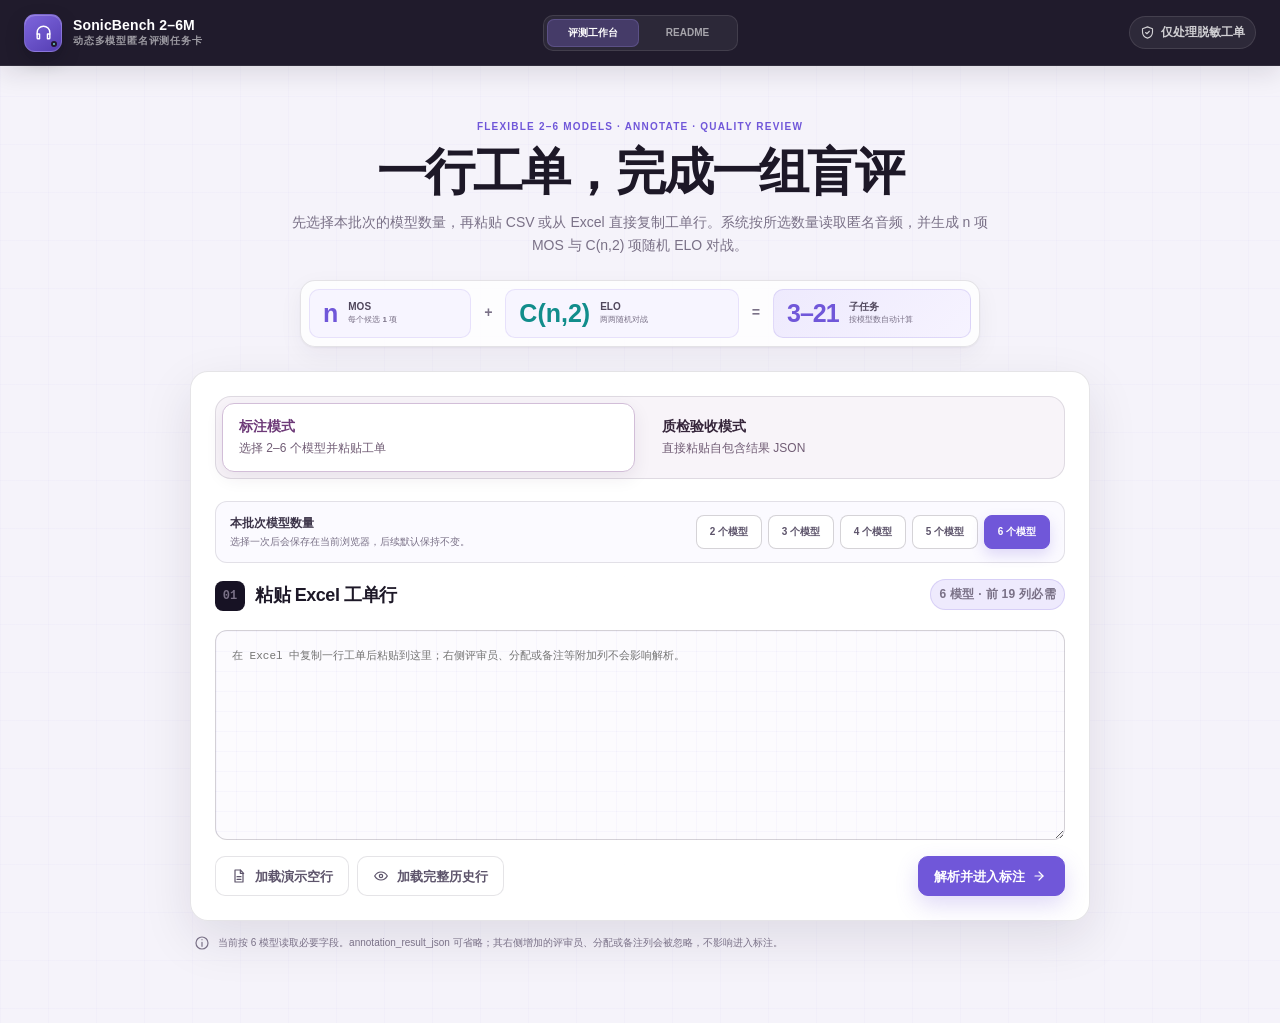
<file: index.html>
<!doctype html>
<html lang="zh-CN">
<head>
  <meta charset="utf-8">
  <meta name="viewport" content="width=device-width, initial-scale=1">
  <meta name="color-scheme" content="light">
  <title>SonicBench Lite · 2–6 模型动态盲评任务卡</title>
  <link rel="stylesheet" href="styles.css?v=20260824-dual-result">
</head>
<body class="review-body">
  <div id="review-app"></div>
  <div id="toast-region" class="toast-region" aria-live="polite" aria-atomic="true"></div>
  <script src="shared-data.js?v=20260824-50k-limit"></script>
  <script src="utils.js?v=20260827-context-compat"></script>
  <script src="ui.js"></script>
  <script src="review-tool.js?v=20260904-optional-other-note"></script>
  <!-- Cloudflare Web Analytics --><script type='module' src='https://static.cloudflareinsights.com/beacon.min.js' data-cf-beacon='{"token": "eea4dfe6f095498b8e3ec03c14941504"}'></script><!-- End Cloudflare Web Analytics -->
</body>
</html>
</file>
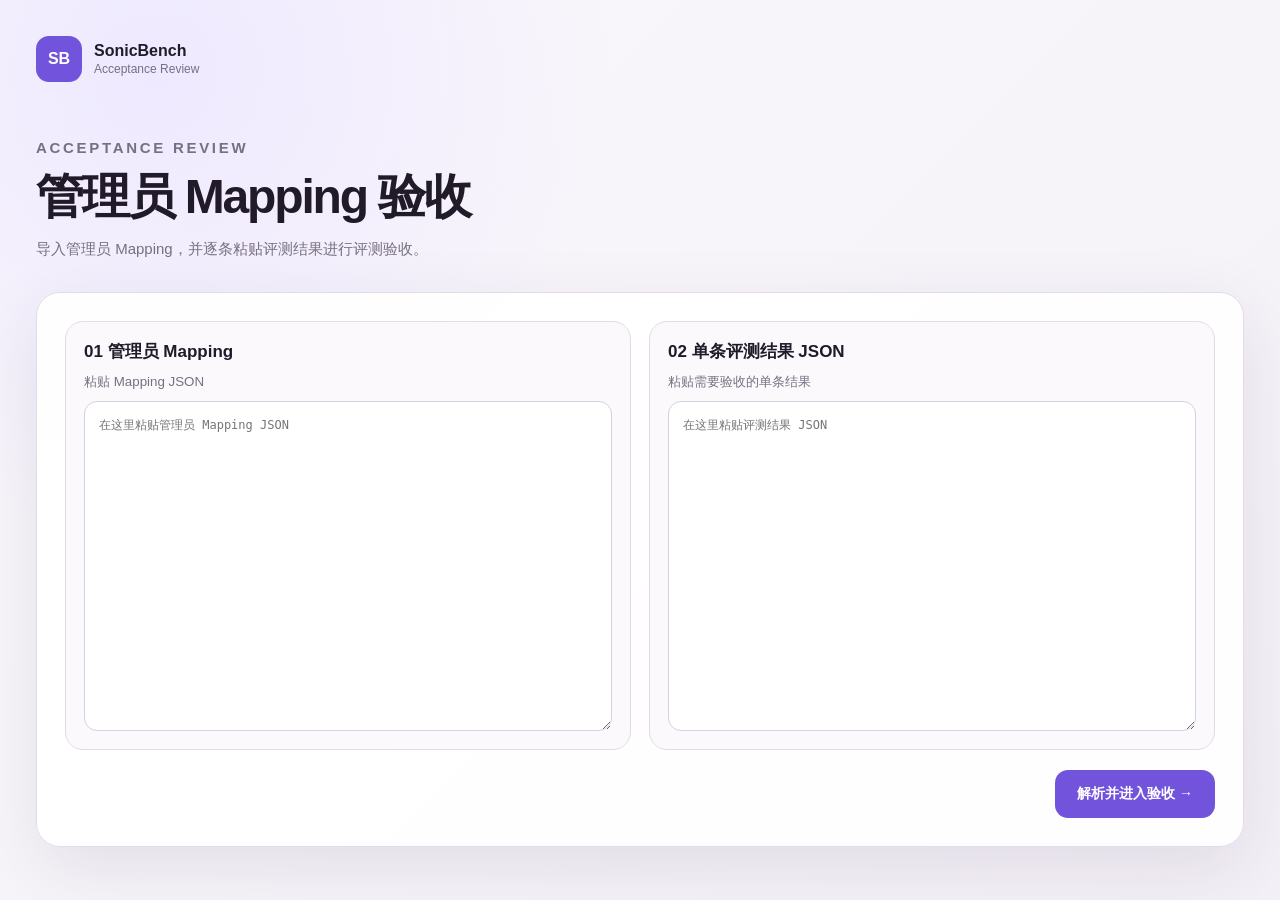
<file: acceptance-viewer.html>
<!doctype html>
<html lang="zh-CN">
<head>
  <meta charset="utf-8">
  <meta name="viewport" content="width=device-width, initial-scale=1">
  <meta name="color-scheme" content="light">
  <meta name="robots" content="noindex,nofollow,noarchive">
  <title>SonicBench · 管理员 Mapping 验收</title>
  <style>
    :root{--ink:#211a29;--muted:#786f82;--line:#e3dce8;--purple:#7253dc;--purple-soft:#f1edff;--red:#b63d4d}*{box-sizing:border-box}body{margin:0;min-height:100vh;padding:36px;color:var(--ink);background:radial-gradient(circle at 12% 8%,#eee9ff 0,transparent 34%),linear-gradient(135deg,#faf8fc,#f4f0f7);font-family:Inter,"PingFang SC","Microsoft YaHei",sans-serif}.shell{width:min(1320px,100%);margin:auto}.brand{display:flex;align-items:center;gap:12px}.mark{width:46px;height:46px;display:grid;place-items:center;border-radius:13px;color:#fff;background:var(--purple);font-weight:900}.brand strong,.brand small{display:block}.brand small{margin-top:2px;color:var(--muted);font-size:12px}.hero{max-width:820px;margin:52px 0 30px}.eyebrow{margin:0;color:var(--purple);font-size:12px;font-weight:900;letter-spacing:.18em}.hero h1{margin:10px 0 12px;font-size:48px;line-height:1.08;letter-spacing:-.045em}.hero p{margin:0;color:var(--muted);font-size:15px;line-height:1.8}.input-card{padding:28px;border:1px solid var(--line);border-radius:24px;background:rgba(255,255,255,.96);box-shadow:0 22px 70px rgba(50,35,65,.1)}.input-grid{display:grid;grid-template-columns:1fr 1fr;gap:18px}.input-panel{display:flex;flex-direction:column;gap:10px;padding:18px;border:1px solid var(--line);border-radius:18px;background:#fbf9fc}.input-panel span{font-size:17px;font-weight:850}.input-panel small{color:var(--muted)}textarea{width:100%;min-height:330px;resize:vertical;padding:14px;border:1px solid #d8d0df;border-radius:13px;color:var(--ink);background:#fff;font:12px/1.6 ui-monospace,SFMono-Regular,Menlo,monospace;outline:none}textarea:focus{border-color:var(--purple);box-shadow:0 0 0 4px rgba(114,83,220,.1)}.actions{display:flex;justify-content:flex-end;margin-top:20px}.primary{min-height:48px;padding:0 22px;border:0;border-radius:13px;color:#fff;background:var(--purple);font-family:inherit;font-size:14px;font-weight:850;cursor:pointer}.primary:hover{filter:brightness(.96)}dialog{width:min(460px,calc(100% - 32px));padding:0;border:0;border-radius:22px;color:var(--ink);box-shadow:0 26px 90px rgba(35,24,46,.28)}dialog::backdrop{background:rgba(28,22,35,.45);backdrop-filter:blur(3px)}.dialog-body{padding:28px}.dialog-badge{display:inline-flex;padding:6px 10px;border-radius:999px;color:var(--red);background:#fff0f2;font-size:12px;font-weight:850}.dialog-body h2{margin:14px 0 8px;font-size:26px}.dialog-body p{margin:0;color:var(--muted);line-height:1.7}.dialog-actions{display:flex;justify-content:flex-end;margin-top:24px}.dialog-actions button{min-height:42px;padding:0 18px;border:0;border-radius:11px;color:#fff;background:var(--purple);font-family:inherit;font-size:13px;font-weight:800;cursor:pointer}@media(max-width:760px){body{padding:22px 14px}.hero{margin:36px 0 22px}.hero h1{font-size:36px}.input-card{padding:16px}.input-grid{grid-template-columns:1fr}textarea{min-height:230px}}
  </style>
</head>
<body>
  <main class="shell">
    <div class="brand"><span class="mark">SB</span><span><strong>SonicBench</strong><small>Acceptance Review</small></span></div>
    <section class="hero"><p class="eyebrow">ACCEPTANCE REVIEW</p><h1>管理员 Mapping 验收</h1><p>导入管理员 Mapping，并逐条粘贴评测结果进行评测验收。</p></section>
    <form id="acceptance-form" class="input-card">
      <div class="input-grid">
        <label class="input-panel"><span>01 管理员 Mapping</span><small>粘贴 Mapping JSON</small><textarea id="mapping-input" required placeholder="在这里粘贴管理员 Mapping JSON"></textarea></label>
        <label class="input-panel"><span>02 单条评测结果 JSON</span><small>粘贴需要验收的单条结果</small><textarea id="result-input" required placeholder="在这里粘贴评测结果 JSON"></textarea></label>
      </div>
      <div class="actions"><button id="load-result" class="primary" type="submit">解析并进入验收 →</button></div>
    </form>
  </main>
  <dialog id="closed-dialog"><div class="dialog-body"><span class="dialog-badge">本轮评测已结束</span><h2>验收解析入口已关闭</h2><p>当前页面不再解析、展示或导出评测结果。</p><div class="dialog-actions"><button id="close-dialog" type="button">我知道了</button></div></div></dialog>
  <script>document.getElementById("acceptance-form").addEventListener("submit",event=>{event.preventDefault();document.getElementById("closed-dialog").showModal()});document.getElementById("close-dialog").addEventListener("click",()=>document.getElementById("closed-dialog").close());</script>
  <!-- Cloudflare Web Analytics --><script type="module" src="https://static.cloudflareinsights.com/beacon.min.js" data-cf-beacon='{"token":"eea4dfe6f095498b8e3ec03c14941504"}'></script><!-- End Cloudflare Web Analytics -->
</body>
</html>
</file>
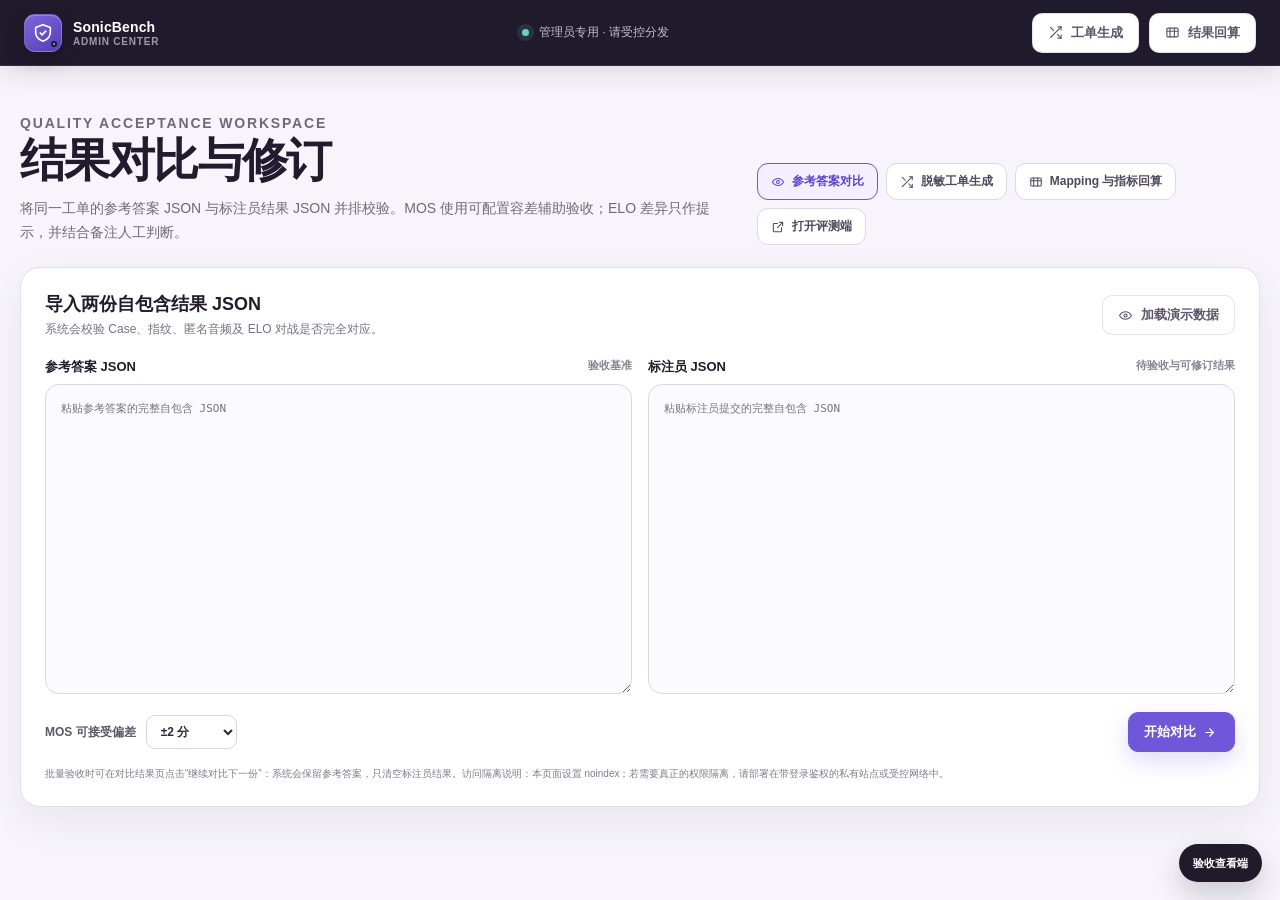
<file: admin-console.html>
<!doctype html>
<html lang="zh-CN">
<head>
  <meta charset="utf-8">
  <meta name="viewport" content="width=device-width, initial-scale=1">
  <meta name="color-scheme" content="light">
  <meta name="robots" content="noindex,nofollow">
  <title>SonicBench Lite · 管理员中心</title>
  <link rel="stylesheet" href="styles.css?v=20260824-admin-dual-result">
  <link rel="stylesheet" href="admin-console.css?v=20260821-stable-audio-validation">
</head>
<body class="admin-body comparison-body">
  <a class="acceptance-viewer-entry" href="acceptance-viewer.html">验收查看端</a>
  <div id="comparison-audio-dock" hidden></div>
  <div id="comparison-app"></div>
  <div id="toast-region" class="toast-region" aria-live="polite" aria-atomic="true"></div>
  <script src="shared-data.js?v=20260824-50k-limit"></script>
  <script src="utils.js?v=20260827-context-compat"></script>
  <script src="ui.js"></script>
  <script src="comparison-tool.js?v=20260827-context-compat"></script>
  <!-- Cloudflare Web Analytics --><script type='module' src='https://static.cloudflareinsights.com/beacon.min.js' data-cf-beacon='{"token": "eea4dfe6f095498b8e3ec03c14941504"}'></script><!-- End Cloudflare Web Analytics -->
</body>
</html>
</file>
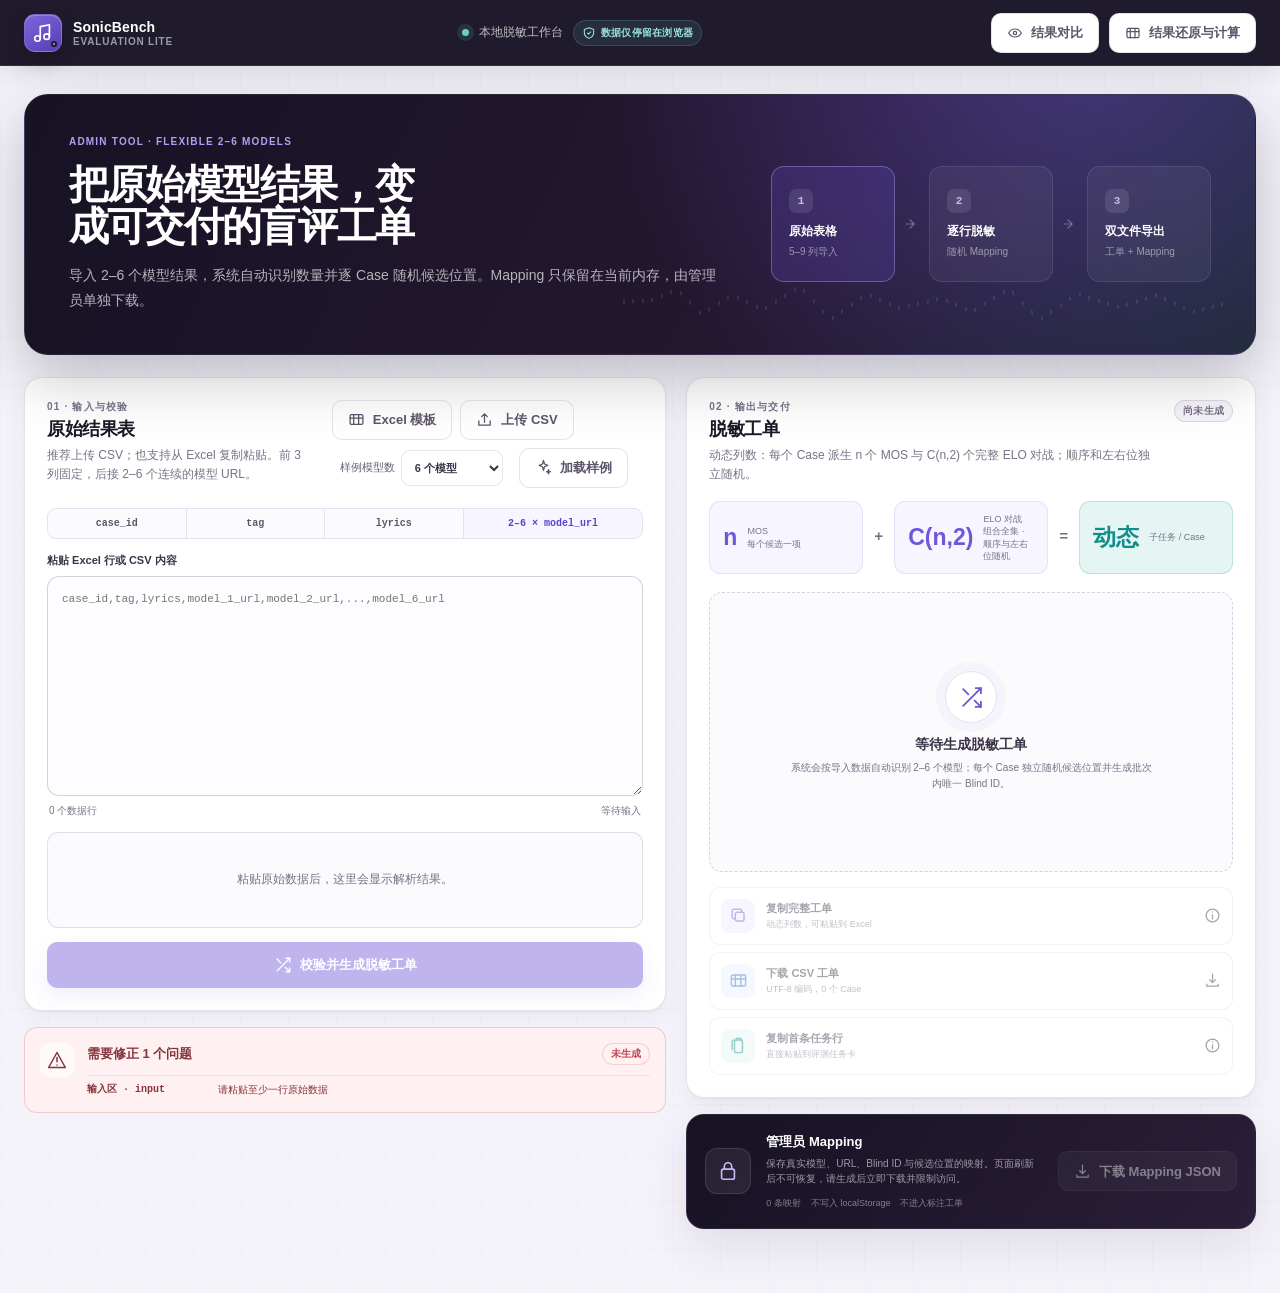
<file: admin.html>
<!doctype html>
<html lang="zh-CN">
<head>
  <meta charset="utf-8">
  <meta name="viewport" content="width=device-width, initial-scale=1">
  <meta name="color-scheme" content="light">
  <meta name="robots" content="noindex,nofollow">
  <title>SonicBench Lite · 2–6 模型动态脱敏工单生成器</title>
  <link rel="stylesheet" href="styles.css?v=20260817-flexible-input-image-report">
</head>
<body class="admin-body">
  <div id="admin-app"></div>
  <div id="toast-region" class="toast-region" aria-live="polite" aria-atomic="true"></div>
  <script src="shared-data.js?v=20260824-dual-result"></script>
  <script src="admin-data.js"></script>
  <script src="utils.js?v=20260827-context-compat"></script>
  <script src="ui.js"></script>
  <script src="admin-tool.js?v=20260827-context-compat"></script>
  <!-- Cloudflare Web Analytics --><script type='module' src='https://static.cloudflareinsights.com/beacon.min.js' data-cf-beacon='{"token": "eea4dfe6f095498b8e3ec03c14941504"}'></script><!-- End Cloudflare Web Analytics -->
</body>
</html>
</file>
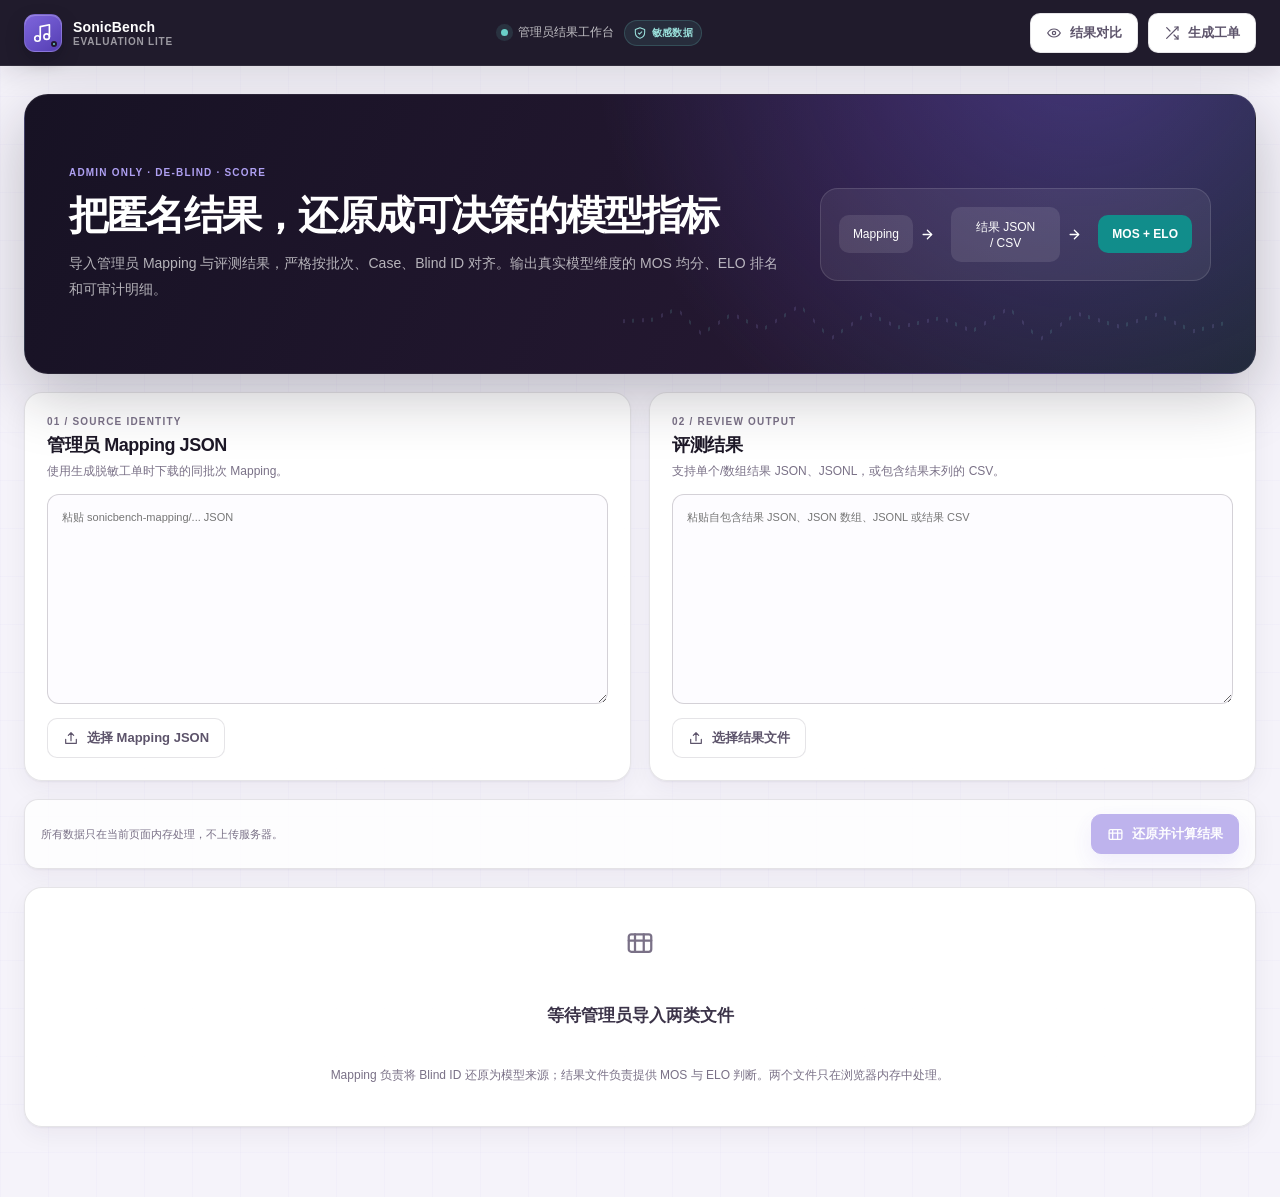
<file: aggregation.html>
<!doctype html>
<html lang="zh-CN">
<head>
  <meta charset="utf-8">
  <meta name="viewport" content="width=device-width, initial-scale=1">
  <meta name="color-scheme" content="light">
  <meta name="robots" content="noindex,nofollow">
  <title>SonicBench Lite · 结果还原与计算</title>
  <link rel="stylesheet" href="styles.css?v=20260817-flexible-input-image-report">
</head>
<body class="admin-body aggregate-body">
  <div id="aggregate-app"></div>
  <div id="toast-region" class="toast-region" aria-live="polite" aria-atomic="true"></div>
  <script src="shared-data.js?v=20260824-dual-result"></script>
  <script src="utils.js"></script>
  <script src="ui.js"></script>
  <script src="aggregation-tool.js?v=20260824-dual-result"></script>
  <!-- Cloudflare Web Analytics --><script type='module' src='https://static.cloudflareinsights.com/beacon.min.js' data-cf-beacon='{"token": "eea4dfe6f095498b8e3ec03c14941504"}'></script><!-- End Cloudflare Web Analytics -->
</body>
</html>
</file>
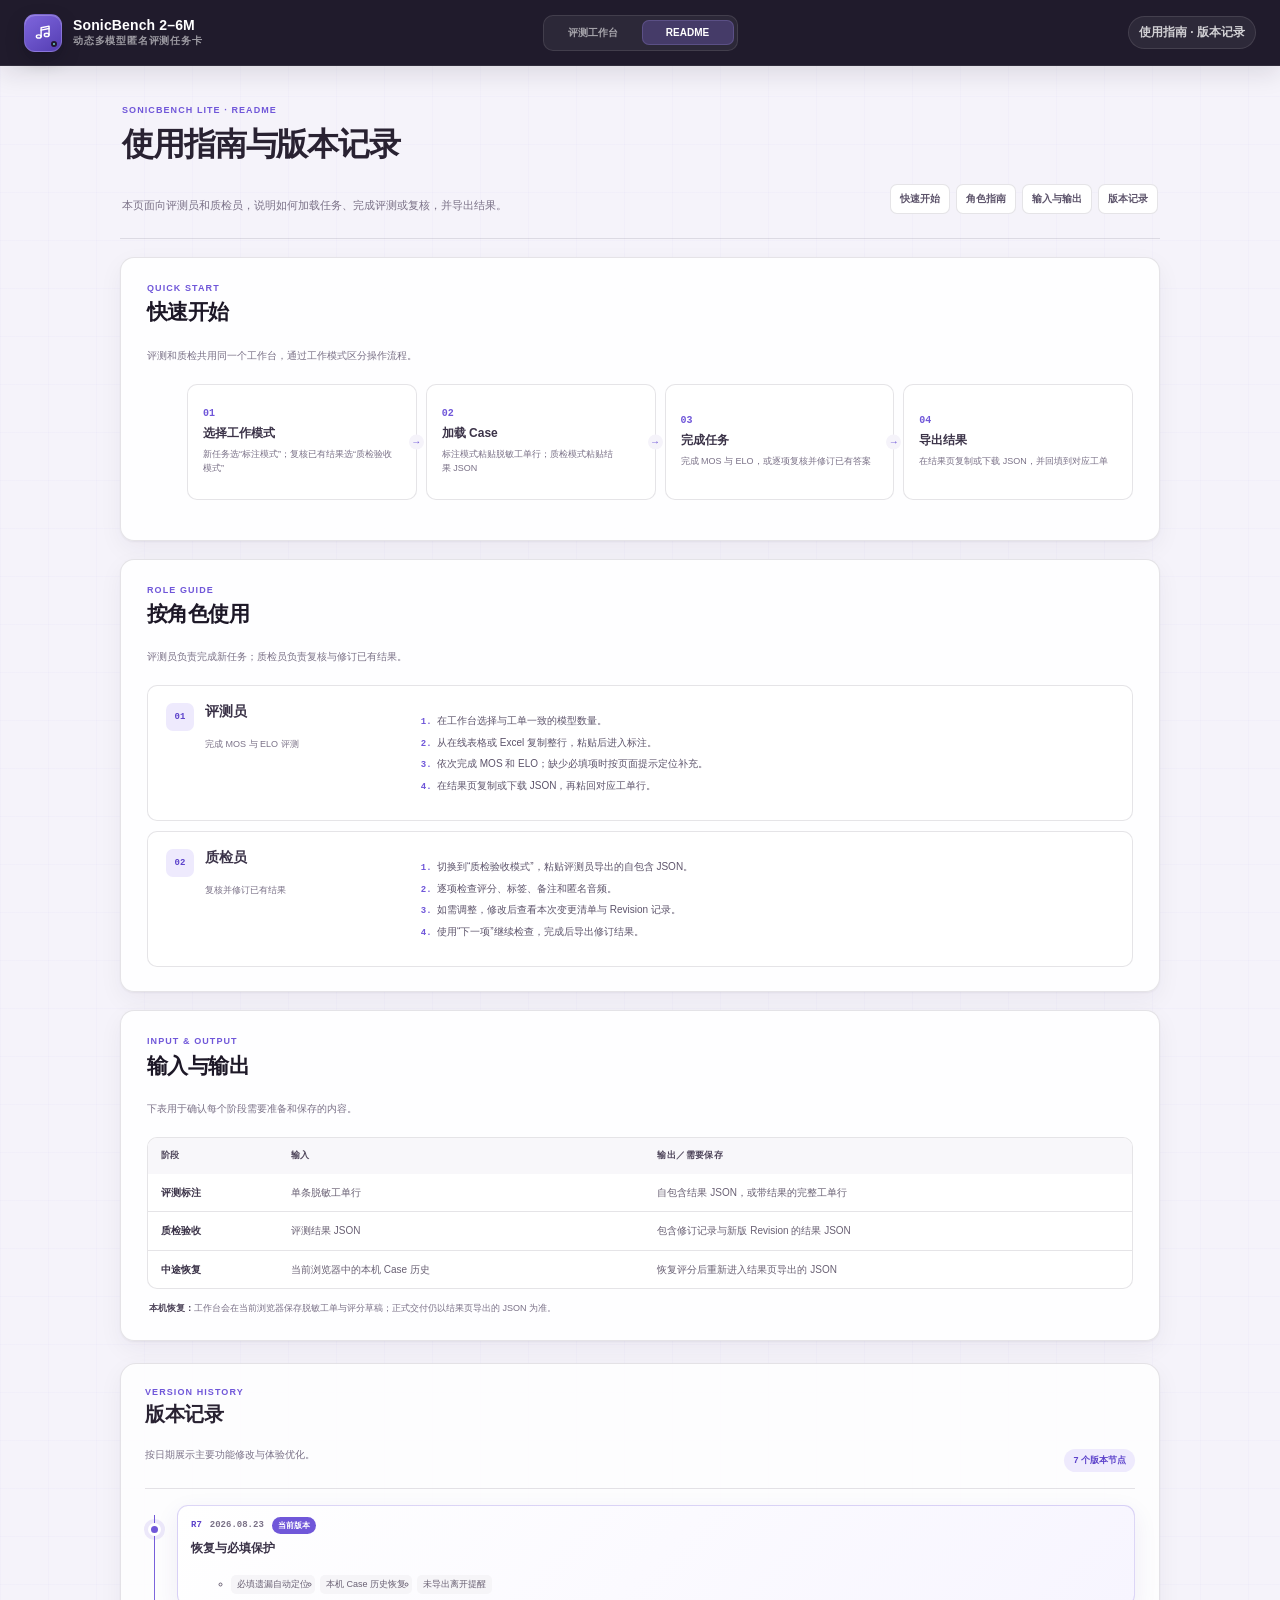
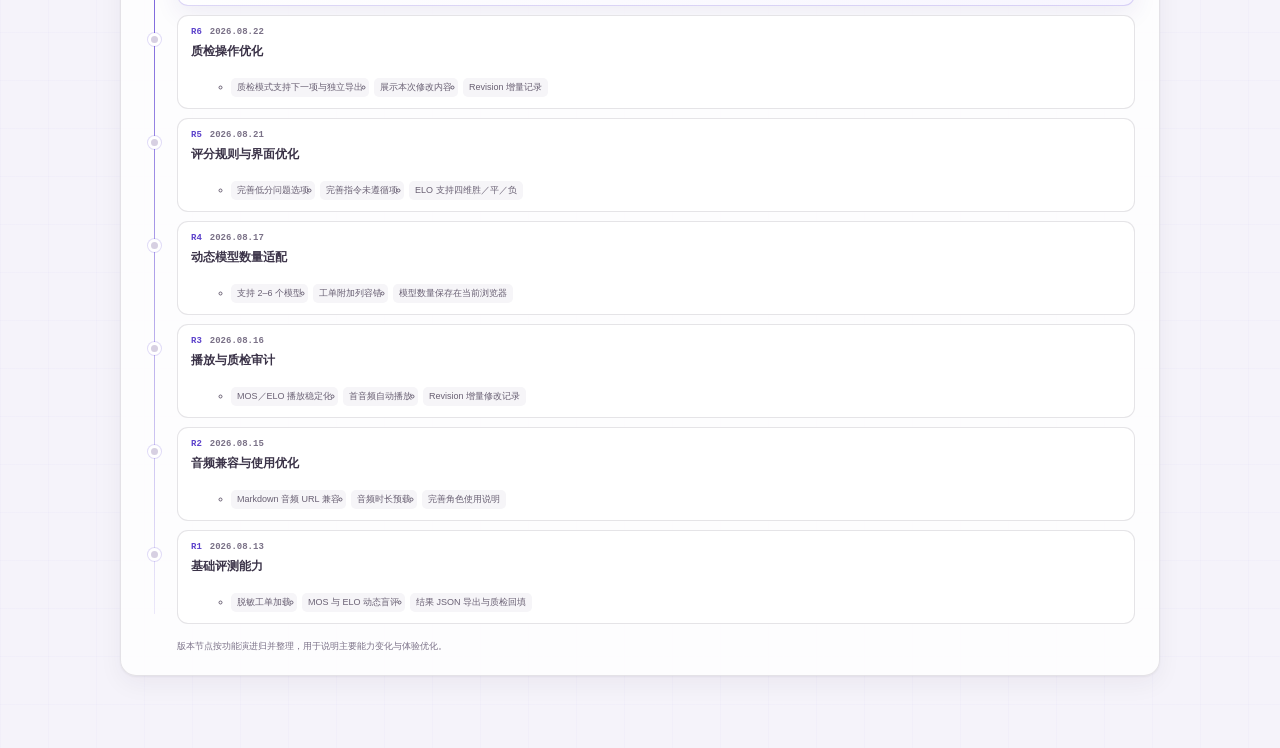
<file: readme.html>
<!doctype html>
<html lang="zh-CN">
<head>
  <meta charset="utf-8">
  <meta name="viewport" content="width=device-width, initial-scale=1">
  <meta name="color-scheme" content="light">
  <meta name="description" content="SonicBench Lite 评测员与质检员使用指南、输入输出说明及版本记录。">
  <title>SonicBench Lite · README 与版本记录</title>
  <link rel="stylesheet" href="styles.css?v=20260823-guide-v2">
</head>
<body class="readme-body">
  <div class="readme-shell">
    <header class="review-topbar">
      <a class="review-brand" href="./index.html" aria-label="返回 SonicBench Lite 评测工作台">
        <span class="brand-symbol" aria-hidden="true"><svg viewBox="0 0 24 24" width="19" height="19" fill="none" stroke="currentColor" stroke-width="1.8" stroke-linecap="round" stroke-linejoin="round"><path d="M9 17V6l10-2v11"></path><path d="M9 9l10-2"></path><ellipse cx="6" cy="17" rx="3" ry="2"></ellipse><ellipse cx="16" cy="15" rx="3" ry="2"></ellipse></svg></span>
        <span><strong>SonicBench 2–6M</strong><small>动态多模型匿名评测任务卡</small></span>
      </a>
      <nav class="product-tabs" aria-label="产品页面">
        <a href="./index.html">评测工作台</a>
        <a class="is-active" href="./readme.html" aria-current="page">README</a>
      </nav>
      <div class="topbar-actions"><span class="privacy-chip">使用指南 · 版本记录</span></div>
    </header>

    <main class="readme-page">
      <header class="readme-intro">
        <div><span class="eyebrow">SONICBENCH LITE · README</span><h1>使用指南与版本记录</h1><p>本页面向评测员和质检员，说明如何加载任务、完成评测或复核，并导出结果。</p></div>
        <nav class="readme-index" aria-label="README 目录"><a href="#quick-start">快速开始</a><a href="#role-guide">角色指南</a><a href="#data-guide">输入与输出</a><a href="#release-timeline">版本记录</a></nav>
      </header>

      <section class="readme-section" id="quick-start" aria-labelledby="quick-start-title">
        <div class="readme-section-heading"><span class="eyebrow">QUICK START</span><h2 id="quick-start-title">快速开始</h2><p>评测和质检共用同一个工作台，通过工作模式区分操作流程。</p></div>
        <ol class="readme-flow flow-four">
          <li><span>01</span><strong>选择工作模式</strong><small>新任务选“标注模式”；复核已有结果选“质检验收模式”</small></li>
          <li><span>02</span><strong>加载 Case</strong><small>标注模式粘贴脱敏工单行；质检模式粘贴结果 JSON</small></li>
          <li><span>03</span><strong>完成任务</strong><small>完成 MOS 与 ELO，或逐项复核并修订已有答案</small></li>
          <li><span>04</span><strong>导出结果</strong><small>在结果页复制或下载 JSON，并回填到对应工单</small></li>
        </ol>
      </section>

      <section class="readme-section" id="role-guide" aria-labelledby="role-guide-title">
        <div class="readme-section-heading"><span class="eyebrow">ROLE GUIDE</span><h2 id="role-guide-title">按角色使用</h2><p>评测员负责完成新任务；质检员负责复核与修订已有结果。</p></div>
        <div class="role-guide">
          <article>
            <header><span>01</span><div><h3>评测员</h3><p>完成 MOS 与 ELO 评测</p></div></header>
            <ol><li>在工作台选择与工单一致的模型数量。</li><li>从在线表格或 Excel 复制整行，粘贴后进入标注。</li><li>依次完成 MOS 和 ELO；缺少必填项时按页面提示定位补充。</li><li>在结果页复制或下载 JSON，再粘回对应工单行。</li></ol>
          </article>
          <article>
            <header><span>02</span><div><h3>质检员</h3><p>复核并修订已有结果</p></div></header>
            <ol><li>切换到“质检验收模式”，粘贴评测员导出的自包含 JSON。</li><li>逐项检查评分、标签、备注和匿名音频。</li><li>如需调整，修改后查看本次变更清单与 Revision 记录。</li><li>使用“下一项”继续检查，完成后导出修订结果。</li></ol>
          </article>
        </div>
      </section>

      <section class="readme-section" id="data-guide" aria-labelledby="data-guide-title">
        <div class="readme-section-heading"><span class="eyebrow">INPUT &amp; OUTPUT</span><h2 id="data-guide-title">输入与输出</h2><p>下表用于确认每个阶段需要准备和保存的内容。</p></div>
        <div class="readme-table-wrap">
          <table class="readme-table">
            <thead><tr><th>阶段</th><th>输入</th><th>输出／需要保存</th></tr></thead>
            <tbody>
              <tr><th>评测标注</th><td>单条脱敏工单行</td><td>自包含结果 JSON，或带结果的完整工单行</td></tr>
              <tr><th>质检验收</th><td>评测结果 JSON</td><td>包含修订记录与新版 Revision 的结果 JSON</td></tr>
              <tr><th>中途恢复</th><td>当前浏览器中的本机 Case 历史</td><td>恢复评分后重新进入结果页导出的 JSON</td></tr>
            </tbody>
          </table>
        </div>
        <p class="readme-note"><strong>本机恢复：</strong>工作台会在当前浏览器保存脱敏工单与评分草稿；正式交付仍以结果页导出的 JSON 为准。</p>
      </section>

      <section class="release-timeline" id="release-timeline" aria-labelledby="release-timeline-title">
        <div class="release-heading"><div><span class="eyebrow">VERSION HISTORY</span><h2 id="release-timeline-title">版本记录</h2><p>按日期展示主要功能修改与体验优化。</p></div><span>7 个版本节点</span></div>
        <ol class="release-list">
          <li class="release-item is-current"><span class="release-node" aria-hidden="true"></span><article><div class="release-meta"><span>R7</span><time datetime="2026-08-23">2026.08.23</time><em>当前版本</em></div><div class="release-content"><div><h3>恢复与必填保护</h3><ul><li>必填遗漏自动定位</li><li>本机 Case 历史恢复</li><li>未导出离开提醒</li></ul></div></div></article></li>
          <li class="release-item"><span class="release-node" aria-hidden="true"></span><article><div class="release-meta"><span>R6</span><time datetime="2026-08-22">2026.08.22</time></div><div class="release-content"><div><h3>质检操作优化</h3><ul><li>质检模式支持下一项与独立导出</li><li>展示本次修改内容</li><li>Revision 增量记录</li></ul></div></div></article></li>
          <li class="release-item"><span class="release-node" aria-hidden="true"></span><article><div class="release-meta"><span>R5</span><time datetime="2026-08-21">2026.08.21</time></div><div class="release-content"><div><h3>评分规则与界面优化</h3><ul><li>完善低分问题选项</li><li>完善指令未遵循项</li><li>ELO 支持四维胜／平／负</li></ul></div></div></article></li>
          <li class="release-item"><span class="release-node" aria-hidden="true"></span><article><div class="release-meta"><span>R4</span><time datetime="2026-08-17">2026.08.17</time></div><div class="release-content"><div><h3>动态模型数量适配</h3><ul><li>支持 2–6 个模型</li><li>工单附加列容错</li><li>模型数量保存在当前浏览器</li></ul></div></div></article></li>
          <li class="release-item"><span class="release-node" aria-hidden="true"></span><article><div class="release-meta"><span>R3</span><time datetime="2026-08-16">2026.08.16</time></div><div class="release-content"><div><h3>播放与质检审计</h3><ul><li>MOS／ELO 播放稳定化</li><li>首音频自动播放</li><li>Revision 增量修改记录</li></ul></div></div></article></li>
          <li class="release-item"><span class="release-node" aria-hidden="true"></span><article><div class="release-meta"><span>R2</span><time datetime="2026-08-15">2026.08.15</time></div><div class="release-content"><div><h3>音频兼容与使用优化</h3><ul><li>Markdown 音频 URL 兼容</li><li>音频时长预载</li><li>完善角色使用说明</li></ul></div></div></article></li>
          <li class="release-item"><span class="release-node" aria-hidden="true"></span><article><div class="release-meta"><span>R1</span><time datetime="2026-08-13">2026.08.13</time></div><div class="release-content"><div><h3>基础评测能力</h3><ul><li>脱敏工单加载</li><li>MOS 与 ELO 动态盲评</li><li>结果 JSON 导出与质检回填</li></ul></div></div></article></li>
        </ol>
        <p class="release-source">版本节点按功能演进归并整理，用于说明主要能力变化与体验优化。</p>
      </section>
    </main>
  </div>
  <!-- Cloudflare Web Analytics --><script type='module' src='https://static.cloudflareinsights.com/beacon.min.js' data-cf-beacon='{"token": "eea4dfe6f095498b8e3ec03c14941504"}'></script><!-- End Cloudflare Web Analytics -->
</body>
</html>
</file>
<file: styles.css>
:root{color-scheme:light;--plum-950:#171224;--plum-900:#21182f;--plum-800:#302241;--plum-700:#463457;--mist-50:#fbfafd;--mist-100:#f5f3fa;--mist-150:#efecf6;--mist-200:#e6e1ee;--mist-300:#d7d0e2;--ink-950:#1d1827;--ink-900:#292232;--ink-800:#3b3348;--ink-700:#50475c;--ink-650:#5d546b;--ink-600:#696073;--ink-500:#7a7187;--violet:#7057d9;--violet-strong:#5d43cb;--violet-soft:#eeeafd;--violet-pale:#f7f5ff;--teal:#118d8b;--teal-strong:#087775;--teal-soft:#e4f5f3;--amber:#c77917;--amber-soft:#fff4dc;--red:#bd4752;--red-soft:#fff0f1;--green:#25815f;--green-soft:#e9f6ef;--blue:#3c6fc9;--blue-soft:#eaf1ff;--white:#ffffff;--line:rgba(46,35,59,0.12);--line-strong:rgba(46,35,59,0.2);--shadow-sm:0 1px 2px rgba(28,20,40,0.05),0 8px 24px rgba(36,24,52,0.05);--shadow-md:0 18px 50px rgba(34,22,50,0.1);--shadow-plum:0 22px 60px rgba(23,18,36,0.25);--radius-sm:8px;--radius-md:12px;--radius-lg:18px;--radius-xl:24px;--page:1440px;--font:-apple-system,BlinkMacSystemFont,"SF Pro Display","Segoe UI","PingFang SC","Hiragino Sans GB","Microsoft YaHei",sans-serif;--body:var(--font);--mono:"SFMono-Regular",Consolas,"Liberation Mono",Menlo,monospace;}
*,*::before,*::after{box-sizing:border-box;}
html{min-width:320px;min-height:100%;background:var(--mist-100);font-family:var(--font);-webkit-font-smoothing:antialiased;}
body{min-width:320px;min-height:100vh;margin:0;background:linear-gradient(90deg,rgba(112,87,217,0.025) 1px,transparent 1px) 0 0 / 48px 48px,linear-gradient(rgba(112,87,217,0.025) 1px,transparent 1px) 0 0 / 48px 48px,var(--mist-100);color:var(--ink-950);font-family:var(--font);}
button,input,textarea,select{font:inherit;}
button,a,label[for],audio{-webkit-tap-highlight-color:transparent;}
button,a{touch-action:manipulation;}
button:focus-visible,a:focus-visible,textarea:focus-visible,input:focus-visible,select:focus-visible,audio:focus-visible{outline:3px solid rgba(112,87,217,0.24);outline-offset:2px;}
a{color:inherit;text-decoration:none;}
h1,h2,h3,p{margin-top:0;}
h1,h2,h3{text-wrap:balance;}
p,li,small,span{text-wrap:pretty;}
svg{display:block;flex:0 0 auto;}
.mono,.mono-text,.mono-chip,.batch-id,.json-preview{font-family:var(--mono);font-variant-numeric:tabular-nums;}
.muted,.muted-copy{color:var(--ink-500);}
.sr-only{position:absolute !important;width:1px !important;height:1px !important;padding:0 !important;margin:-1px !important;overflow:hidden !important;clip:rect(0,0,0,0) !important;white-space:nowrap !important;border:0 !important;}
/* Shared shell and top navigation */ .admin-shell,.review-shell,.app-shell{min-height:100vh;}
.admin-topbar,.review-topbar,.topbar{position:sticky;z-index:30;top:0;display:flex;align-items:center;justify-content:space-between;min-height:66px;padding:0 max(24px,calc((100vw - var(--page)) / 2));border-bottom:1px solid rgba(255,255,255,0.08);background:rgba(23,18,36,0.96);color:var(--white);box-shadow:0 8px 24px rgba(23,18,36,0.11);backdrop-filter:blur(18px);}
.brand-lockup,.review-brand,.brand{display:flex;align-items:center;gap:11px;min-width:0;}
.brand-mark,.brand-symbol{position:relative;display:grid;width:38px;height:38px;flex:0 0 38px;place-items:center;overflow:hidden;border:1px solid rgba(255,255,255,0.16);border-radius:11px;background:linear-gradient(145deg,rgba(132,107,231,0.95),rgba(91,66,192,0.92));box-shadow:inset 0 1px rgba(255,255,255,0.22),0 8px 18px rgba(8,5,18,0.26);}
.brand-mark::after,.brand-symbol::after{position:absolute;right:4px;bottom:4px;width:6px;height:6px;content:"";border:2px solid var(--plum-900);border-radius:50%;background:#69d0c8;}
.brand-lockup > span:last-child,.review-brand > span:last-child{display:grid;gap:1px;}
.brand-lockup strong,.review-brand strong{font-size:14px;font-weight:730;letter-spacing:0.01em;}
.brand-lockup small,.review-brand small{color:rgba(255,255,255,0.56);font-size:10px;font-weight:600;letter-spacing:0.08em;text-transform:uppercase;}
.topbar-context,.topbar-actions{display:flex;align-items:center;gap:10px;color:rgba(255,255,255,0.72);font-size:12px;}
.review-topbar{display:grid;grid-template-columns:minmax(220px,1fr) auto minmax(220px,1fr);}
.review-topbar .topbar-actions{justify-self:end;}
.product-tabs{display:flex;align-items:center;gap:3px;padding:3px;border:1px solid rgba(255,255,255,.1);border-radius:10px;background:rgba(255,255,255,.055);}
.product-tabs a{min-width:92px;padding:7px 11px;border-radius:7px;color:rgba(255,255,255,.58);font-size:10px;font-weight:700;text-align:center;transition:background 150ms ease,color 150ms ease;}
.product-tabs a:hover{background:rgba(255,255,255,.08);color:#fff;}
.product-tabs a.is-active{background:rgba(132,107,231,.28);color:#fff;box-shadow:inset 0 0 0 1px rgba(174,157,240,.22);}
.autoplay-toggle{display:flex;min-height:36px;align-items:center;gap:8px;padding:5px 8px;border:1px solid rgba(255,255,255,.13);border-radius:10px;background:rgba(255,255,255,.06);color:rgba(255,255,255,.72);cursor:pointer;transition:border-color 150ms ease,background 150ms ease,color 150ms ease;}
.autoplay-toggle:hover{border-color:rgba(255,255,255,.25);background:rgba(255,255,255,.1);color:var(--white);}
.autoplay-toggle.is-on{border-color:rgba(105,208,200,.34);background:rgba(105,208,200,.13);color:#a8e7e2;}
.autoplay-toggle-icon{display:grid;width:24px;height:24px;place-items:center;border-radius:7px;background:rgba(255,255,255,.08);}
.autoplay-toggle-copy{display:grid;gap:1px;text-align:left;white-space:nowrap;}
.autoplay-toggle-copy strong{font-size:9px;line-height:1.15;}
.autoplay-toggle-copy small{color:rgba(255,255,255,.48);font-size:8px;line-height:1.1;}
.autoplay-toggle.is-on .autoplay-toggle-copy small{color:#89d8d2;}
.autoplay-switch{position:relative;width:28px;height:16px;flex:0 0 28px;border-radius:999px;background:rgba(255,255,255,.16);}
.autoplay-switch i{position:absolute;top:3px;left:3px;width:10px;height:10px;border-radius:50%;background:rgba(255,255,255,.7);transition:transform 150ms ease,background 150ms ease;}
.autoplay-toggle.is-on .autoplay-switch{background:var(--teal);}
.autoplay-toggle.is-on .autoplay-switch i{transform:translateX(12px);background:var(--white);}
.context-dot{width:7px;height:7px;border-radius:50%;background:#69d0c8;box-shadow:0 0 0 5px rgba(105,208,200,0.12);}
.privacy-chip{display:inline-flex;align-items:center;gap:6px;padding:7px 10px;border:1px solid rgba(255,255,255,0.11);border-radius:999px;background:rgba(255,255,255,0.06);color:rgba(255,255,255,0.78);font-weight:600;}
/* Shared actions */ .button,.btn{display:inline-flex;min-height:40px;align-items:center;justify-content:center;gap:8px;padding:9px 15px;border:1px solid transparent;border-radius:10px;background:var(--white);color:var(--ink-800);font-size:13px;font-weight:680;line-height:1.2;cursor:pointer;transition:transform 150ms ease,border-color 150ms ease,background-color 150ms ease,color 150ms ease,box-shadow 150ms ease;}
.button:hover:not(:disabled),.btn:hover:not(:disabled){transform:translateY(-1px);}
.button:active:not(:disabled),.btn:active:not(:disabled){transform:translateY(0);}
.button:disabled,.btn:disabled,button:disabled{cursor:not-allowed;opacity:0.44;}
.button-primary,.button.primary,.btn-primary{border-color:var(--violet);background:var(--violet);color:var(--white);box-shadow:0 9px 22px rgba(112,87,217,0.22);}
.button-primary:hover:not(:disabled),.button.primary:hover:not(:disabled),.btn-primary:hover:not(:disabled){border-color:var(--violet-strong);background:var(--violet-strong);box-shadow:0 12px 28px rgba(112,87,217,0.3);}
.button-ghost,.button.ghost,.btn-ghost{border-color:var(--line);background:var(--white);color:var(--ink-650);}
.button-ghost:hover:not(:disabled),.button.ghost:hover:not(:disabled),.btn-ghost:hover:not(:disabled){border-color:rgba(112,87,217,0.32);background:var(--violet-pale);color:var(--violet-strong);}
.button.secondary,.btn-secondary{border-color:rgba(112,87,217,0.25);background:var(--violet-soft);color:var(--violet-strong);}
.button-dark{border-color:rgba(255,255,255,0.11);background:rgba(255,255,255,0.09);color:var(--white);}
.button-dark:hover:not(:disabled){background:rgba(255,255,255,0.15);}
.button.danger,.btn-danger{border-color:rgba(189,71,82,0.22);background:var(--red-soft);color:var(--red);}
.button.compact,.button-compact{min-height:34px;padding:7px 11px;font-size:12px;}
.review-topbar .button.ghost{border-color:rgba(255,255,255,0.13);background:rgba(255,255,255,0.06);color:rgba(255,255,255,0.82);}
.review-topbar .button.ghost:hover{border-color:rgba(255,255,255,0.25);background:rgba(255,255,255,0.11);color:var(--white);}
/* Pills and semantic states */ .status-pill,.badge,.column-badge,.mono-chip{display:inline-flex;align-items:center;gap:5px;width:fit-content;padding:5px 8px;border:1px solid transparent;border-radius:999px;font-size:10px;font-weight:750;letter-spacing:0.025em;line-height:1;white-space:nowrap;}
.status-success,.badge.success{border-color:rgba(37,129,95,0.18);background:var(--green-soft);color:var(--green);}
.status-error,.badge.error{border-color:rgba(189,71,82,0.18);background:var(--red-soft);color:var(--red);}
.status-warning,.badge.warning{border-color:rgba(199,121,23,0.2);background:var(--amber-soft);color:#9e5a08;}
.status-private{border-color:rgba(105,208,200,0.2);background:rgba(105,208,200,0.1);color:#9ae1dc;}
.status-neutral{border-color:var(--line);background:var(--mist-100);color:var(--ink-500);}
.eyebrow,.step-kicker,.stage-kicker{display:block;color:var(--ink-500);font-size:10px;font-weight:780;letter-spacing:0.12em;line-height:1.35;text-transform:uppercase;}
.eyebrow.accent,.stage-kicker{color:var(--violet);}
/* Admin page */ .admin-main{width:min(var(--page),calc(100% - 48px));margin:0 auto;padding:28px 0 64px;}
.admin-hero{position:relative;display:grid;grid-template-columns:minmax(0,1.2fr) minmax(420px,0.8fr);gap:42px;align-items:center;overflow:hidden;min-height:230px;padding:40px 44px;border:1px solid rgba(255,255,255,0.07);border-radius:var(--radius-xl);background:radial-gradient(circle at 86% -30%,rgba(112,87,217,0.45),transparent 44%),linear-gradient(115deg,var(--plum-950),#241831 64%,#1b262d);color:var(--white);box-shadow:var(--shadow-plum);}
.admin-hero::after{position:absolute;right:2%;bottom:20px;left:48%;height:64px;content:"";opacity:0.16;background:repeating-linear-gradient(90deg,transparent 0 8px,#a89bea 8px 10px,transparent 10px 17px,#6dc8c1 17px 19px);clip-path:polygon(0 48%,6% 45%,10% 28%,14% 67%,19% 36%,24% 60%,30% 23%,35% 75%,41% 35%,46% 57%,53% 42%,58% 63%,64% 27%,69% 76%,75% 35%,82% 56%,88% 37%,94% 63%,100% 48%,100% 54%,94% 69%,88% 43%,82% 62%,75% 41%,69% 82%,64% 33%,58% 69%,53% 48%,46% 63%,41% 41%,35% 81%,30% 29%,24% 66%,19% 42%,14% 73%,10% 34%,6% 51%,0 54%);pointer-events:none;}
.hero-copy{position:relative;z-index:1;}
.admin-hero .eyebrow{margin-bottom:14px;color:#afa0f2;}
.admin-hero h1{max-width:720px;margin-bottom:15px;font-size:clamp(30px,3.1vw,48px);font-weight:760;letter-spacing:-0.045em;line-height:1.08;}
.admin-hero p{max-width:710px;margin-bottom:0;color:rgba(255,255,255,0.68);font-size:14px;line-height:1.8;}
.hero-flow{position:relative;z-index:2;display:grid;grid-template-columns:1fr auto 1fr auto 1fr;gap:9px;align-items:center;}
.hero-flow > i{color:rgba(255,255,255,0.3);}
.flow-step{display:grid;min-height:116px;align-content:center;gap:5px;padding:17px;border:1px solid rgba(255,255,255,0.09);border-radius:13px;background:rgba(255,255,255,0.055);backdrop-filter:blur(9px);}
.flow-step.active{border-color:rgba(174,157,240,0.42);background:rgba(112,87,217,0.2);}
.flow-step > span{display:grid;width:24px;height:24px;place-items:center;margin-bottom:5px;border-radius:7px;background:rgba(255,255,255,0.1);color:#c5b8f5;font:700 11px var(--mono);}
.flow-step strong{font-size:12px;}
.flow-step small{color:rgba(255,255,255,0.5);font-size:10px;}
.admin-workspace{display:grid;grid-template-columns:minmax(0,1.06fr) minmax(0,0.94fr);gap:20px;align-items:start;margin-top:22px;}
.workspace-column{display:grid;min-width:0;gap:16px;}
.panel-card,.panel,.card,.import-card,.rating-panel,.completion-card,.json-card{border:1px solid var(--line);border-radius:var(--radius-lg);background:rgba(255,255,255,0.95);box-shadow:var(--shadow-sm);}
.panel-card{padding:22px;}
.panel-heading,.card-heading{display:flex;align-items:flex-start;justify-content:space-between;gap:18px;}
.panel-heading h2,.card-heading h2{margin:4px 0 5px;font-size:18px;font-weight:740;letter-spacing:-0.025em;}
.panel-heading p,.card-heading span{margin:0;color:var(--ink-500);font-size:12px;line-height:1.55;}
.panel-actions,.import-actions,.demo-actions,.result-actions{display:flex;align-items:center;gap:8px;flex-wrap:wrap;}.sample-model-control{display:flex;align-items:center;gap:6px;padding:0 8px;color:var(--ink-600);font-size:11px;white-space:nowrap;}.sample-model-control select{height:36px;padding:0 28px 0 9px;border:1px solid var(--line);border-radius:9px;background:var(--white);color:var(--ink-800);font:600 11px/1 var(--font);}
.schema-strip{display:grid;grid-template-columns:repeat(3,minmax(0,1fr)) minmax(140px,1.3fr);gap:1px;overflow:hidden;margin:20px 0 14px;border:1px solid var(--mist-200);border-radius:9px;background:var(--mist-200);}
.schema-strip span{padding:9px 11px;background:var(--mist-50);color:var(--ink-650);font:650 10px var(--mono);text-align:center;}
.schema-strip .schema-multi{background:var(--violet-pale);color:var(--violet-strong);}
.field-label{display:block;margin-bottom:8px;color:var(--ink-800);font-size:11px;font-weight:720;}
.raw-textarea,.paste-area,.textarea,textarea{display:block;width:100%;resize:vertical;border:1px solid var(--line-strong);border-radius:12px;background:#fdfcff;color:var(--ink-950);caret-color:var(--violet);line-height:1.62;transition:border-color 150ms ease,box-shadow 150ms ease,background-color 150ms ease;}
.raw-textarea{min-height:220px;padding:14px;font-size:11px;}
.raw-textarea:hover,.paste-area:hover,textarea:hover{border-color:rgba(112,87,217,0.34);}
.raw-textarea:focus,.paste-area:focus,textarea:focus{outline:none;border-color:var(--violet);background:var(--white);box-shadow:0 0 0 4px rgba(112,87,217,0.1);}
.input-meta{display:flex;justify-content:space-between;gap:12px;margin:8px 2px 14px;color:var(--ink-500);font-size:10px;}
.input-preview{overflow:hidden;min-height:96px;border:1px solid var(--line);border-radius:11px;background:var(--mist-50);}
.preview-table-wrap{overflow-x:auto;}
.preview-table,.table,table{width:100%;border-collapse:collapse;font-size:11px;}
.preview-table th,.preview-table td,.table th,.table td{padding:10px 11px;border-bottom:1px solid var(--line);text-align:left;vertical-align:top;}
.preview-table th,.table th{background:var(--mist-100);color:var(--ink-500);font-size:9px;font-weight:780;letter-spacing:0.07em;text-transform:uppercase;}
.preview-table tbody tr:last-child td,.table tbody tr:last-child td{border-bottom:0;}
.mono-chip{border-color:rgba(112,87,217,0.15);background:var(--violet-soft);color:var(--violet-strong);}
.empty-mini,.output-empty,.empty-state{display:grid;min-height:94px;place-items:center;padding:22px;color:var(--ink-500);font-size:12px;text-align:center;}
.button-generate{width:100%;min-height:46px;margin-top:14px;}
.notice-card,.validation-panel,.alert{display:flex;gap:13px;padding:15px;border:1px solid;border-radius:13px;background:var(--white);}
.notice-card + .notice-card{margin-top:10px;}
.notice-error,.validation-panel,.alert-error{border-color:rgba(189,71,82,0.23);background:var(--red-soft);color:#84343c;}
.notice-warning,.alert-warning{border-color:rgba(199,121,23,0.25);background:var(--amber-soft);color:#80500e;}
.notice-icon{display:grid;width:34px;height:34px;flex:0 0 34px;place-items:center;border-radius:9px;background:rgba(255,255,255,0.68);}
.notice-content{min-width:0;flex:1;}
.notice-heading-row,.vault-title-row{display:flex;align-items:center;justify-content:space-between;gap:12px;}
.notice-heading-row h3,.vault-title-row h2{margin:0;font-size:13px;}
.notice-content > p{margin:7px 0;font-size:11px;line-height:1.6;}
.issue-list,.validation-list{display:grid;gap:6px;margin:10px 0 0;padding:0;list-style:none;}
.issue-list li{display:grid;grid-template-columns:minmax(90px,0.28fr) 1fr;gap:10px;padding-top:6px;border-top:1px solid rgba(132,52,60,0.1);font-size:10px;line-height:1.5;}
.issue-location{font-family:var(--mono);font-weight:700;}
.risk-list{display:grid;gap:5px;margin-top:10px;}
.risk-row{display:grid;grid-template-columns:0.7fr 1fr 1.4fr;gap:9px;padding:7px 9px;border-radius:7px;background:rgba(255,255,255,0.55);font-size:9px;line-height:1.45;}
.task-formula{display:flex;align-items:stretch;justify-content:center;gap:9px;margin:18px 0;}
.task-formula > div,.task-formula > span:not(.formula-plus):not(.formula-equals){display:flex;min-width:0;flex:1;align-items:center;gap:10px;padding:11px 13px;border:1px solid rgba(112,87,217,0.12);border-radius:11px;background:var(--violet-pale);}
.task-formula strong,.task-formula b{color:var(--violet);font-size:23px;font-weight:780;line-height:1;}
.task-formula span,.task-formula i{color:var(--ink-500);font-size:9px;font-style:normal;line-height:1.35;}
.task-formula .formula-plus,.task-formula .formula-equals,.task-formula > i{display:grid;flex:0 0 auto;place-items:center;padding:0 2px;color:var(--ink-500);font:650 15px var(--mono);}
.task-formula .formula-total{border-color:rgba(17,141,139,0.18);background:var(--teal-soft);}
.task-formula .formula-total strong{color:var(--teal);}
.generated-preview{min-height:280px;}
.output-empty{min-height:280px;align-content:center;border:1px dashed var(--mist-300);border-radius:13px;background:var(--mist-50);}
.empty-orbit{display:grid;width:52px;height:52px;place-items:center;margin-bottom:13px;border:1px solid var(--mist-200);border-radius:50%;background:var(--white);color:var(--violet);box-shadow:0 0 0 9px rgba(112,87,217,0.04);}
.output-empty h3{margin-bottom:6px;color:var(--ink-800);font-size:14px;}
.output-empty p{max-width:370px;margin:0;font-size:10px;line-height:1.6;}
.generated-summary{display:flex;align-items:center;justify-content:space-between;gap:15px;padding:13px 14px;border:1px solid var(--line);border-radius:11px;background:var(--mist-50);}
.generated-summary > div:first-child{display:grid;gap:4px;}
.batch-id{color:var(--ink-800);font-size:11px;}
.summary-metrics{display:flex;align-items:center;gap:7px;}
.summary-metrics span{padding:6px 8px;border-radius:7px;background:var(--white);color:var(--ink-500);font-size:9px;}
.summary-metrics strong{color:var(--ink-800);font-size:11px;}
.candidate-preview-list{display:grid;gap:8px;margin-top:9px;}
.candidate-preview-card{padding:12px;border:1px solid var(--line);border-radius:11px;background:var(--white);}
.candidate-preview-head{display:flex;align-items:center;justify-content:space-between;gap:10px;}
.candidate-preview-head h3{margin:3px 0 9px;font-size:12px;}
.elo-key-strip{display:flex;align-items:center;gap:7px;margin-top:9px;padding:8px 10px;border-radius:8px;background:var(--teal-soft);color:var(--teal-strong);font-size:11px;}
.elo-key-strip code{margin-left:auto;color:inherit;font-weight:700;}
.candidate-grid{display:grid;grid-template-columns:repeat(auto-fit,minmax(112px,1fr));gap:6px;}
.candidate-cell{display:grid;min-width:0;gap:3px;padding:8px;border-radius:8px;background:var(--mist-100);}
.candidate-cell span,.candidate-cell small{overflow:hidden;color:var(--ink-500);font-size:8px;text-overflow:ellipsis;white-space:nowrap;}
.candidate-cell strong{overflow:hidden;font:700 9px var(--mono);text-overflow:ellipsis;white-space:nowrap;}
.preview-footnote{margin:8px 0 0;font-size:9px;}
.export-grid{display:grid;gap:7px;margin-top:15px;}
.export-card{display:grid;grid-template-columns:auto 1fr auto;gap:11px;align-items:center;width:100%;padding:11px;border:1px solid var(--line);border-radius:11px;background:var(--white);color:var(--ink-800);text-align:left;cursor:pointer;transition:border-color 150ms ease,background 150ms ease,transform 150ms ease;}
.export-card:hover:not(:disabled){transform:translateX(2px);border-color:rgba(112,87,217,0.3);background:var(--violet-pale);}
.export-card > span:nth-child(2){display:grid;min-width:0;gap:2px;}
.export-card strong{font-size:11px;}
.export-card small{color:var(--ink-500);font-size:9px;}
.export-icon{display:grid;width:34px;height:34px;place-items:center;border-radius:9px;}
.export-icon.violet{background:var(--violet-soft);color:var(--violet);}
.export-icon.blue{background:var(--blue-soft);color:var(--blue);}
.export-icon.teal{background:var(--teal-soft);color:var(--teal);}
.mapping-vault{display:grid;grid-template-columns:auto 1fr auto;gap:15px;align-items:center;overflow:hidden;padding:18px;border:1px solid rgba(255,255,255,0.08);border-radius:var(--radius-lg);background:linear-gradient(125deg,var(--plum-950),#2a1e38);color:var(--white);box-shadow:var(--shadow-md);}
.vault-icon{display:grid;width:46px;height:46px;place-items:center;border:1px solid rgba(255,255,255,0.11);border-radius:12px;background:rgba(255,255,255,0.07);color:#c6b9f2;}
.vault-copy{min-width:0;}
.vault-copy p{margin:5px 0 10px;color:rgba(255,255,255,0.57);font-size:10px;line-height:1.55;}
.vault-meta{display:flex;gap:10px;flex-wrap:wrap;color:rgba(255,255,255,0.45);font-size:9px;}
/* Review import */ .review-import,.result-page{width:min(1120px,calc(100% - 48px));margin:0 auto;padding:54px 0 72px;}
.import-hero{position:relative;max-width:880px;margin:0 auto 24px;text-align:center;}
.import-hero::before{position:absolute;z-index:-1;top:-110px;left:50%;width:620px;height:330px;content:"";transform:translateX(-50%);background:radial-gradient(ellipse,rgba(112,87,217,0.15),transparent 68%);pointer-events:none;}
.import-hero .eyebrow{margin-bottom:11px;color:var(--violet);}
.import-hero h1{margin-bottom:12px;font-size:clamp(34px,4.25vw,50px);font-weight:780;letter-spacing:-0.045em;line-height:1.08;}
.import-hero p{max-width:720px;margin:0 auto;color:var(--ink-500);font-size:14px;line-height:1.68;}
.import-task-summary{display:grid;width:min(680px,100%);grid-template-columns:minmax(120px,.82fr) 18px minmax(178px,1.18fr) 18px minmax(168px,1fr);gap:8px;align-items:stretch;margin:22px auto 0;padding:8px;border:1px solid var(--line);border-radius:15px;background:rgba(255,255,255,.8);box-shadow:var(--shadow-sm);}
.import-task-summary>i{display:grid;place-items:center;color:var(--ink-500);font:700 14px var(--mono);font-style:normal;}
.task-summary-item{display:grid;min-width:0;grid-template-columns:auto minmax(0,1fr);gap:10px;align-items:center;padding:11px 13px;border:1px solid rgba(112,87,217,.12);border-radius:10px;background:var(--violet-pale);text-align:left;}
.task-summary-item>b{color:var(--violet);font-size:25px;font-weight:790;line-height:1;white-space:nowrap;}
.task-summary-item>span{display:grid;min-width:0;gap:2px;}
.task-summary-item strong{color:var(--ink-700);font-size:10px;font-weight:760;line-height:1.25;white-space:nowrap;}
.task-summary-item small{overflow:hidden;color:var(--ink-500);font-size:8px;font-weight:580;line-height:1.35;text-overflow:ellipsis;white-space:nowrap;}
.task-summary-item:nth-of-type(2)>b{color:var(--teal);}
.task-summary-total{border-color:rgba(112,87,217,.16);background:linear-gradient(135deg,var(--violet-soft),#f6f3ff);}
.task-summary-total>b{font-variant-numeric:tabular-nums;letter-spacing:-.04em;}
.draft-banner,.history-banner{display:flex;align-items:center;justify-content:space-between;gap:14px;padding:13px 15px;border:1px solid rgba(17,141,139,0.2);border-radius:12px;background:var(--teal-soft);color:#176967;}
.draft-banner{max-width:900px;margin:0 auto 12px;}
.draft-banner > div,.history-banner > div{display:flex;align-items:center;gap:10px;}
.draft-banner span,.history-banner div > div{display:grid;gap:2px;}
.draft-banner strong,.history-banner strong{font-size:11px;}
.draft-banner small,.history-banner span{color:rgba(23,105,103,0.72);font-size:10px;}
.local-history-card{max-width:900px;margin:0 auto 14px;padding:14px 16px;border:1px solid var(--line);border-radius:13px;background:rgba(255,255,255,.9);box-shadow:var(--shadow-sm);}
.local-history-heading{display:flex;align-items:center;justify-content:space-between;gap:14px;margin-bottom:10px;}
.local-history-heading>div{display:flex;align-items:center;gap:9px;color:var(--teal);}
.local-history-heading>div>span{display:grid;gap:2px;}
.local-history-heading strong{color:var(--ink-800);font-size:12px;}
.local-history-heading small{color:var(--ink-500);font-size:9px;}
.local-history-heading>span{padding:4px 8px;border-radius:999px;background:var(--violet-soft);color:var(--violet-strong);font:700 9px var(--mono);}
.local-history-list{display:grid;border-top:1px solid var(--line);}
.local-history-row{display:grid;grid-template-columns:minmax(190px,1.25fr) minmax(100px,.55fr) minmax(130px,.7fr) auto;gap:12px;align-items:center;padding:10px 0;border-bottom:1px solid var(--line);}
.local-history-main,.local-history-progress{display:grid;min-width:0;gap:2px;}
.local-history-main strong{overflow:hidden;color:var(--ink-800);font-size:11px;text-overflow:ellipsis;white-space:nowrap;}
.local-history-main span,.local-history-progress span,.local-history-row time{overflow:hidden;color:var(--ink-500);font-size:9px;text-overflow:ellipsis;white-space:nowrap;}
.local-history-progress strong{color:var(--violet-strong);font:750 10px var(--mono);}
.local-history-card>p{display:flex;align-items:center;gap:6px;margin-top:9px;color:var(--ink-500);font-size:9px;line-height:1.45;}
.import-card{max-width:900px;margin:0 auto;padding:24px;box-shadow:var(--shadow-md);}
.card-heading > div{display:flex;align-items:center;gap:10px;}
.step-number{display:grid;width:30px;height:30px;place-items:center;border-radius:8px;background:var(--plum-950);color:var(--white);font:700 10px var(--mono);}
.column-badge{border-color:rgba(112,87,217,0.18);background:var(--violet-soft);color:var(--violet-strong);}
.paste-area{min-height:210px;margin-top:18px;padding:16px;background:linear-gradient(90deg,rgba(112,87,217,0.035) 1px,transparent 1px) 0 0 / 20px 20px,linear-gradient(rgba(112,87,217,0.035) 1px,transparent 1px) 0 0 / 20px 20px,#fcfbfe;font:11px/1.65 var(--mono);}
.validation-panel{display:block;margin-top:12px;}
.validation-title{display:flex;align-items:center;gap:8px;font-size:12px;font-weight:740;}
.validation-list{padding-left:24px;list-style:disc;font-size:10px;line-height:1.55;}
.import-actions{justify-content:space-between;margin-top:16px;}
.import-footnote{display:flex;max-width:900px;align-items:flex-start;gap:8px;margin:14px auto 0;padding:0 4px;color:var(--ink-500);font-size:10px;line-height:1.6;}
.release-timeline{max-width:900px;margin:38px auto 0;padding:22px 24px;border:1px solid var(--line);border-radius:16px;background:rgba(255,255,255,.82);box-shadow:var(--shadow-sm);}
.release-heading{display:flex;align-items:flex-end;justify-content:space-between;gap:18px;padding-bottom:16px;border-bottom:1px solid var(--line);}
.release-heading>div{display:grid;gap:3px;}
.release-heading .eyebrow{color:var(--violet);font-size:9px;}
.release-heading h2{color:var(--ink-900);font-size:20px;letter-spacing:-.025em;}
.release-heading p{color:var(--ink-500);font-size:10px;}
.release-heading>span{flex:0 0 auto;padding:5px 9px;border-radius:999px;background:var(--violet-soft);color:var(--violet-strong);font-size:9px;font-weight:720;}
.release-list{position:relative;display:grid;gap:9px;margin-top:16px;padding-left:32px;}
.release-list::before{position:absolute;top:10px;bottom:10px;left:9px;width:1px;content:"";background:linear-gradient(var(--violet),rgba(112,87,217,.12));}
.release-item{position:relative;list-style:none;}
.release-node{position:absolute;top:18px;left:-29px;width:13px;height:13px;border:3px solid var(--white);border-radius:50%;background:var(--mist-300);box-shadow:0 0 0 1px rgba(112,87,217,.2);}
.release-item.is-current .release-node{background:var(--violet);box-shadow:0 0 0 4px rgba(112,87,217,.12);}
.release-item>article{padding:11px 13px;border:1px solid var(--line);border-radius:11px;background:#fff;}
.release-item.is-current>article{border-color:rgba(112,87,217,.24);background:linear-gradient(135deg,#fff,var(--violet-pale));box-shadow:0 8px 24px rgba(65,43,134,.08);}
.release-meta{display:flex;align-items:center;gap:8px;color:var(--ink-500);font:650 9px var(--mono);}
.release-meta>span{color:var(--violet-strong);font-weight:800;}
.release-meta em{padding:3px 6px;border-radius:999px;background:var(--violet);color:#fff;font:700 8px var(--font);font-style:normal;}
.release-content{display:flex;align-items:flex-end;justify-content:space-between;gap:16px;margin-top:6px;}
.release-content>div{display:grid;min-width:0;gap:6px;}
.release-content h3{color:var(--ink-800);font-size:12px;}
.release-content ul{display:flex;flex-wrap:wrap;gap:5px;}
.release-content li{padding:3px 6px;border-radius:5px;background:#f6f5f8;color:var(--ink-600);font-size:9px;}
.release-content a{display:flex;flex:0 0 auto;align-items:center;gap:4px;color:var(--ink-500);font:650 9px var(--mono);text-decoration:none;}
.release-content a:hover{color:var(--violet-strong);}
.release-source{display:flex;align-items:flex-start;gap:6px;margin:13px 0 0 32px;color:var(--ink-500);font-size:9px;line-height:1.5;}
/* External README */ .readme-page{width:min(1040px,calc(100% - 48px));margin:0 auto;padding:34px 0 72px;}
.readme-intro{display:flex;align-items:flex-end;justify-content:space-between;gap:28px;padding:4px 2px 24px;border-bottom:1px solid var(--line);}
.readme-intro>div{display:grid;gap:7px;}
.readme-intro .eyebrow{color:var(--violet);font-size:9px;}
.readme-intro h1{color:var(--ink-900);font-size:32px;letter-spacing:-.035em;}
.readme-intro p{max-width:700px;margin:0;color:var(--ink-500);font-size:11px;line-height:1.7;}
.readme-index{display:flex;flex:0 0 auto;flex-wrap:wrap;justify-content:flex-end;gap:6px;}
.readme-index a{padding:7px 9px;border:1px solid var(--line);border-radius:7px;background:#fff;color:var(--ink-650);font-size:10px;font-weight:680;text-decoration:none;}
.readme-index a:hover{border-color:rgba(112,87,217,.32);color:var(--violet-strong);}
.readme-section{margin-top:18px;padding:24px 26px;border:1px solid var(--line);border-radius:14px;background:rgba(255,255,255,.9);box-shadow:var(--shadow-sm);scroll-margin-top:84px;}
.readme-section-heading{display:grid;gap:4px;margin-bottom:20px;}
.readme-section-heading .eyebrow{color:var(--violet);font-size:9px;}
.readme-section-heading h2{font-size:21px;letter-spacing:-.025em;}
.readme-section-heading p{margin:0;color:var(--ink-500);font-size:10px;line-height:1.6;}
.readme-flow{display:grid;grid-template-columns:repeat(5,minmax(0,1fr));gap:9px;}
.readme-flow.flow-four{grid-template-columns:repeat(4,minmax(0,1fr));}
.readme-flow li{position:relative;display:grid;min-height:116px;align-content:center;gap:6px;padding:15px;border:1px solid var(--line);border-radius:10px;background:#fff;list-style:none;}
.readme-flow li:not(:last-child)::after{position:absolute;z-index:2;top:50%;right:-8px;width:15px;height:15px;content:"→";transform:translateY(-50%);border-radius:50%;background:var(--mist-100);color:var(--violet);font:700 10px/15px var(--mono);text-align:center;}
.readme-flow span{color:var(--violet);font:750 10px var(--mono);}
.readme-flow strong{color:var(--ink-800);font-size:12px;}
.readme-flow small{color:var(--ink-500);font-size:9px;line-height:1.55;}
.role-guide{display:grid;gap:10px;}
.role-guide article{display:grid;grid-template-columns:230px minmax(0,1fr);gap:22px;padding:17px 18px;border:1px solid var(--line);border-radius:10px;background:#fff;}
.role-guide article>header{display:flex;align-items:flex-start;gap:11px;}
.role-guide article>header>span{display:grid;flex:0 0 auto;width:28px;height:28px;place-items:center;border-radius:7px;background:var(--violet-soft);color:var(--violet-strong);font:750 9px var(--mono);}
.role-guide article>header>div{display:grid;gap:3px;}
.role-guide h3{color:var(--ink-800);font-size:14px;}
.role-guide header p{margin:0;color:var(--ink-500);font-size:9px;}
.role-guide ol{display:grid;gap:6px;padding-left:19px;color:var(--ink-650);font-size:10px;line-height:1.55;}
.role-guide li::marker{color:var(--violet);font:700 9px var(--mono);}
.readme-table-wrap{overflow-x:auto;border:1px solid var(--line);border-radius:10px;background:#fff;}
.readme-table{width:100%;border-collapse:collapse;font-size:10px;line-height:1.55;}
.readme-table th,.readme-table td{padding:11px 13px;border-bottom:1px solid var(--line);text-align:left;vertical-align:top;}
.readme-table tr:last-child th,.readme-table tr:last-child td{border-bottom:0;}
.readme-table thead th{background:#f8f7fa;color:var(--ink-700);font-size:9px;letter-spacing:.04em;}
.readme-table tbody th{width:130px;color:var(--ink-800);font-weight:720;white-space:nowrap;}
.readme-table tbody td{color:var(--ink-600);}
.readme-note{margin:12px 2px 0;color:var(--ink-500);font-size:9px;line-height:1.6;}
.readme-note strong{color:var(--ink-700);}
.readme-page>.release-timeline{max-width:none;margin-top:22px;scroll-margin-top:84px;}
/* Review workspace and ten-beat task rail */ .review-workspace{width:min(var(--page),calc(100% - 48px));margin:0 auto;padding:25px 0 58px;}
.workspace-header{margin-bottom:18px;}
.case-header{display:flex;align-items:flex-end;justify-content:space-between;gap:20px;margin-bottom:14px;}
.case-header h1{margin:3px 0 0;font-size:28px;font-weight:780;letter-spacing:-0.04em;}
.case-meta{display:flex;align-items:center;gap:8px;color:var(--ink-500);font-size:10px;}
.case-meta span{padding:6px 9px;border:1px solid var(--line);border-radius:7px;background:rgba(255,255,255,0.75);}
.history-banner{justify-content:flex-start;margin-bottom:10px;}
.history-banner > .modified-note,.history-banner > .badge{margin-left:auto;}
.history-banner.draft-mode{border-color:rgba(112,87,217,0.17);background:var(--violet-soft);color:var(--violet-strong);}
.history-banner.draft-mode span{color:rgba(93,67,203,0.72);}
.modified-note{padding:5px 8px;border-radius:999px;background:var(--amber-soft);color:#995b0d !important;font-weight:700;}
.quality-audit-region{display:grid;gap:10px;margin-bottom:10px;}
.quality-audit-region .history-banner,.quality-audit-region .history-meta{margin:0;}
.quality-change-panel{overflow:hidden;border:1px solid var(--line);border-radius:12px;background:rgba(255,255,255,.9);box-shadow:var(--shadow-sm);}
.quality-change-panel.has-changes{border-color:rgba(112,87,217,.22);}
.quality-change-heading{display:flex;align-items:center;justify-content:space-between;gap:14px;padding:11px 14px;border-bottom:1px solid var(--line);background:#faf9fc;}
.quality-change-heading>div{display:grid;gap:2px;}
.quality-change-heading strong{font-size:11px;color:var(--ink-800);}
.quality-change-heading small{font-size:10px;color:var(--ink-500);}
.quality-change-heading>span{padding:4px 7px;border-radius:999px;background:var(--violet-soft);color:var(--violet-strong);font-size:10px;font-weight:760;white-space:nowrap;}
.quality-change-list{display:grid;max-height:280px;overflow:auto;margin:0;padding:0;list-style:none;scrollbar-width:thin;scrollbar-color:var(--mist-300) transparent;}
.quality-change-row{display:grid;grid-template-columns:minmax(180px,.72fr) minmax(0,1.28fr);gap:14px;align-items:center;padding:9px 14px;border-bottom:1px solid var(--line);}
.quality-change-row:last-child{border-bottom:0;}
.quality-change-name{display:flex;min-width:0;align-items:center;gap:8px;}
.quality-change-name strong{overflow:hidden;color:var(--ink-700);font-size:11px;text-overflow:ellipsis;white-space:nowrap;}
.audit-scope{flex:0 0 auto;padding:3px 6px;border-radius:5px;background:var(--violet-soft);color:var(--violet-strong);font:720 9px var(--mono);}
.audit-scope--elo{background:var(--teal-soft);color:var(--teal-strong);}
.quality-change-values{display:grid;min-width:0;grid-template-columns:minmax(0,1fr) auto minmax(0,1fr);gap:8px;align-items:center;}
.quality-change-values>span{display:grid;color:var(--ink-500);place-items:center;opacity:.62;}
.quality-change-values del,.quality-change-values ins{display:block;overflow:hidden;padding:6px 8px;border-radius:7px;font-size:10px;line-height:1.45;text-decoration:none;text-overflow:ellipsis;white-space:nowrap;}
.quality-change-values del{background:#f6f3f5;color:var(--ink-500);}
.quality-change-values ins{background:var(--green-soft);color:#28735b;}
.quality-change-empty{display:flex;align-items:center;justify-content:center;gap:7px;padding:14px;color:var(--green);font-size:10px;font-weight:650;}
.revision-history-panel{overflow:hidden;border:1px solid var(--line);border-radius:10px;background:rgba(255,255,255,.72);}
.revision-history-panel summary{padding:10px 13px;color:var(--ink-650);font-size:11px;font-weight:700;cursor:pointer;list-style-position:inside;}
.revision-history-panel[open] summary{border-bottom:1px solid var(--line);}
.revision-history-panel ol{display:grid;max-height:240px;overflow:auto;margin:0;padding:0;list-style:none;}
.revision-history-panel li{display:grid;grid-template-columns:auto minmax(0,1fr) auto;gap:10px;align-items:center;padding:9px 13px;border-bottom:1px solid var(--line);}
.revision-history-panel li:last-child{border-bottom:0;}
.revision-history-panel li>span{color:var(--violet-strong);font:720 10px var(--mono);white-space:nowrap;}
.revision-history-panel li>strong{overflow:hidden;color:var(--ink-700);font-size:10px;font-weight:620;text-overflow:ellipsis;white-space:nowrap;}
.revision-history-panel li>small{color:var(--ink-500);font-size:9px;white-space:nowrap;}
.prompt-grid{display:grid;grid-template-columns:minmax(0,0.9fr) minmax(0,1.1fr);gap:10px;}
.prompt-card{min-width:0;padding:13px 14px;border:1px solid var(--line);border-radius:11px;background:rgba(255,255,255,0.82);}
.prompt-card > span{display:block;margin-bottom:5px;color:var(--violet);font-size:9px;font-weight:800;letter-spacing:0.11em;}
.lyrics-card > span{color:var(--teal);}
.prompt-card p{display:-webkit-box;overflow:hidden;margin:0;color:var(--ink-650);font-size:11px;line-height:1.55;-webkit-box-orient:vertical;-webkit-line-clamp:2;white-space:pre-line;}
.progress-band{display:grid;grid-template-columns:auto 1fr;gap:18px;align-items:center;margin-top:10px;padding:13px 16px;border:1px solid var(--line);border-radius:12px;background:var(--white);box-shadow:var(--shadow-sm);}
.progress-summary{display:flex;align-items:baseline;gap:7px;padding-right:17px;border-right:1px solid var(--line);}
.progress-summary strong{font-size:23px;font-weight:800;letter-spacing:-0.04em;}
.progress-summary em{color:var(--ink-500);font-size:12px;font-style:normal;}
.progress-summary > span{color:var(--ink-500);font-size:9px;}
.progress-detail{display:grid;grid-template-columns:auto 1fr auto;gap:12px;align-items:center;}
.progress-detail > div:not(.progress-track){display:flex;align-items:center;gap:6px;color:var(--ink-500);font-size:9px;}
.progress-detail b{color:var(--ink-800);font-size:10px;}
.progress-track{display:grid;grid-template-columns:repeat(var(--task-count,21),1fr);gap:3px;}
.progress-segment{position:relative;height:8px;overflow:hidden;border-radius:3px;background:var(--mist-200);}
.progress-segment--mos.is-done{background:var(--violet);}
.progress-segment--elo.is-done{background:var(--teal);}
.progress-segment.is-current{box-shadow:0 0 0 2px var(--white),0 0 0 3px var(--plum-700);}
.progress-segment.is-locked{opacity:0.42;background:repeating-linear-gradient(135deg,var(--mist-200) 0 3px,var(--mist-100) 3px 6px);}
.review-layout{display:grid;grid-template-columns:210px minmax(0,1fr);gap:16px;align-items:start;}
.task-rail{position:sticky;top:78px;max-height:calc(100vh - 92px);overflow-y:auto;padding:11px;border:1px solid var(--line);border-radius:13px;background:rgba(255,255,255,0.94);box-shadow:var(--shadow-sm);scrollbar-width:thin;scrollbar-color:var(--mist-300) transparent;}
.rail-group{display:grid;gap:5px;}
.rail-group-title{display:flex;align-items:center;justify-content:space-between;padding:4px 5px 7px;color:var(--ink-650);font-size:10px;font-weight:760;}
.rail-group-title b{color:var(--ink-500);font:650 9px var(--mono);}
.rail-divider{height:1px;margin:11px 4px;background:var(--line);}
.task-nav-item{position:relative;display:grid;grid-template-columns:auto 1fr auto;gap:7px;align-items:center;width:100%;min-height:39px;padding:5px 7px;border:1px solid transparent;border-radius:8px;background:transparent;color:var(--ink-650);text-align:left;cursor:pointer;transition:background 140ms ease,border-color 140ms ease,color 140ms ease;}
.task-nav-item:hover:not(:disabled){background:var(--mist-100);}
.task-nav-item.is-active{border-color:rgba(112,87,217,0.18);background:var(--violet-soft);color:var(--violet-strong);}
.rail-group--elo .task-nav-item.is-active{border-color:rgba(17,141,139,0.18);background:var(--teal-soft);color:var(--teal-strong);}
.task-index{display:grid;width:25px;height:25px;place-items:center;border:1px solid var(--mist-200);border-radius:7px;background:var(--white);color:var(--ink-500);font:700 9px var(--mono);}
.task-nav-item.is-active .task-index{border-color:var(--violet);background:var(--violet);color:var(--white);}
.rail-group--elo .task-nav-item.is-active .task-index{border-color:var(--teal);background:var(--teal);}
.task-nav-item.is-complete .task-index{border-color:transparent;background:var(--green-soft);color:var(--green);}
.task-nav-item.is-locked{opacity:0.44;}
.task-label{display:grid;min-width:0;gap:2px;}
.task-label strong{font-size:10px;}
.task-label small{overflow:hidden;color:var(--ink-500);font-size:8px;text-overflow:ellipsis;white-space:nowrap;}
.change-dot{width:6px;height:6px;border-radius:50%;background:var(--amber);box-shadow:0 0 0 3px rgba(199,121,23,0.12);}
.rail-note{display:flex;align-items:center;gap:6px;margin-top:10px;padding:8px;border-radius:8px;background:var(--mist-100);color:var(--ink-500);font-size:8px;line-height:1.45;}
.task-main{min-width:0;}
.task-stage{animation:stage-in 220ms ease-out both;}
@keyframes stage-in{from{opacity:0;transform:translateY(5px);}
to{opacity:1;transform:translateY(0);}
}
.stage-heading{display:flex;align-items:flex-start;justify-content:space-between;gap:20px;margin-bottom:12px;}
.stage-state{display:inline-flex;align-items:center;gap:5px;padding:6px 9px;border:1px solid var(--line);border-radius:999px;background:var(--white);color:var(--ink-500);font-size:9px;font-weight:700;}
.stage-state.is-complete{border-color:rgba(37,129,95,0.17);background:var(--green-soft);color:var(--green);}
.audio-card{overflow:hidden;padding:16px;border:1px solid rgba(112,87,217,0.18);border-radius:15px;background:linear-gradient(90deg,rgba(112,87,217,0.035) 1px,transparent 1px) 0 0 / 18px 100%,linear-gradient(135deg,var(--white),var(--violet-pale));box-shadow:var(--shadow-sm);}
.audio-card.is-compact{min-width:0;border-color:rgba(17,141,139,0.17);background:linear-gradient(135deg,var(--white),#f4fbfa);}
.audio-identity{display:grid;grid-template-columns:auto 1fr auto;gap:11px;align-items:center;margin-bottom:13px;}
.candidate-marker{display:grid;min-width:62px;height:35px;place-items:center;border-radius:9px;background:var(--violet);color:var(--white);font-size:10px;font-weight:760;}
.is-compact .candidate-marker{background:var(--teal);}
.audio-identity > div{display:grid;min-width:0;gap:2px;}
.audio-identity small{color:var(--ink-500);font-size:8px;}
.audio-identity strong{overflow:hidden;font-size:11px;text-overflow:ellipsis;white-space:nowrap;}
.audio-card.is-identity-hidden .audio-identity{grid-template-columns:auto 1fr;}
.identity-veil{display:flex!important;align-items:center;gap:8px;min-width:0;color:var(--teal-strong);}
.identity-veil > svg{flex:0 0 auto;}
.identity-veil > span{display:grid;min-width:0;gap:2px;}
.identity-veil small{color:var(--teal-strong);font-weight:700;}
.identity-veil strong{color:var(--ink-650);font-family:var(--body);font-weight:650;}
.icon-button{display:grid;width:34px;height:34px;place-items:center;border:1px solid var(--line);border-radius:9px;background:rgba(255,255,255,0.76);color:var(--ink-500);cursor:pointer;}
.icon-button:hover{border-color:rgba(112,87,217,0.3);color:var(--violet);}
.audio-player,audio{display:block;width:100%;height:42px;accent-color:var(--violet);}
.rating-panel{overflow:hidden;margin-top:12px;}
.rating-panel > .panel-heading{align-items:center;padding:12px 15px;border-bottom:1px solid var(--line);background:var(--mist-50);}
.rating-panel > .panel-heading strong{font-size:11px;}
.rating-panel > .panel-heading span,.rating-panel > .panel-heading small{color:var(--ink-500);font-size:9px;}
.dimension-row{display:grid;grid-template-columns:minmax(180px,0.75fr) minmax(390px,1.25fr);gap:22px;align-items:center;padding:11px 15px;border-bottom:1px solid var(--line);}
.dimension-row:last-child{border-bottom:0;}
.dimension-copy{display:grid;gap:3px;}
.dimension-copy strong{font-size:11px;}
.dimension-copy small{color:var(--ink-500);font-size:9px;line-height:1.4;}
.score-scale{display:grid;grid-template-columns:repeat(5,minmax(0,1fr));gap:5px;}
.score-button{display:grid;min-width:0;min-height:44px;place-items:center;gap:1px;padding:4px;border:1px solid var(--line);border-radius:8px;background:var(--white);color:var(--ink-500);cursor:pointer;transition:border-color 130ms ease,background 130ms ease,color 130ms ease,transform 130ms ease;}
.score-button:hover{transform:translateY(-1px);border-color:rgba(112,87,217,0.36);background:var(--violet-pale);color:var(--violet-strong);}
.score-button.is-selected{border-color:var(--violet);background:var(--violet);color:var(--white);box-shadow:0 7px 16px rgba(112,87,217,0.2);}
.score-button b{font-size:12px;line-height:1;}
.score-button span{font-size:7px;font-weight:620;}
.comparison-grid{display:grid;grid-template-columns:minmax(0,1fr) 38px minmax(0,1fr);gap:10px;align-items:center;}
.versus-mark{display:grid;width:38px;height:38px;place-items:center;border:1px solid var(--line);border-radius:50%;background:var(--plum-950);color:var(--white);font:750 9px var(--mono);box-shadow:0 7px 18px rgba(23,18,36,0.18);}
.winner-grid{display:grid;grid-template-columns:repeat(2,minmax(0,1fr));gap:9px;padding:14px;}
.winner-button{display:grid;grid-template-columns:auto 1fr auto;gap:11px;align-items:center;min-height:72px;padding:12px;border:1px solid var(--line);border-radius:11px;background:var(--white);color:var(--ink-650);text-align:left;cursor:pointer;transition:border-color 150ms ease,background 150ms ease,color 150ms ease,transform 150ms ease;}
.winner-button:hover{transform:translateY(-1px);border-color:rgba(17,141,139,0.35);background:#f3fbfa;}
.winner-button.is-selected{border-color:var(--teal);background:var(--teal-soft);color:var(--teal-strong);box-shadow:0 8px 20px rgba(17,141,139,0.13);}
.winner-button > span:first-child{display:grid;width:34px;height:34px;place-items:center;border-radius:9px;background:var(--mist-100);color:var(--ink-650);font:800 12px var(--mono);}
.winner-button.is-selected > span:first-child{background:var(--teal);color:var(--white);}
.winner-button > div{display:grid;min-width:0;gap:3px;}
.winner-button strong{font-size:11px;}
.winner-button small{overflow:hidden;color:var(--ink-500);font-size:8px;text-overflow:ellipsis;white-space:nowrap;}
.action-bar{position:sticky;z-index:10;bottom:10px;display:grid;grid-template-columns:1fr auto 1fr;gap:10px;align-items:center;margin-top:12px;padding:8px;border:1px solid var(--line);border-radius:12px;background:rgba(255,255,255,0.94);box-shadow:0 12px 34px rgba(34,22,50,.11);backdrop-filter:blur(16px);}
.action-bar>.button{min-height:36px;padding:7px 12px;font-size:11px;}
.action-bar > .button:first-child{justify-self:start;}
.action-bar > .button:last-child{justify-self:end;}
.action-bar-actions{display:flex;align-items:center;justify-self:end;gap:8px;}
.action-bar-actions>.button{min-height:36px;padding:7px 12px;font-size:11px;}
.autosave-state{display:flex;align-items:center;gap:5px;color:var(--green);font-size:9px;font-weight:650;}
.missing-guide{display:grid;grid-template-columns:auto minmax(0,1fr) auto;gap:10px;align-items:center;margin-top:12px;padding:10px 12px;border:1px solid rgba(189,71,82,.24);border-radius:11px;background:#fff7f7;color:#84343c;box-shadow:0 8px 24px rgba(135,48,59,.07);}
.missing-guide[hidden]{display:none;}
.missing-guide-icon{display:grid;width:30px;height:30px;place-items:center;border-radius:8px;background:rgba(189,71,82,.1);color:var(--red);}
.missing-guide-copy{display:grid;min-width:0;gap:2px;}
.missing-guide-copy strong{font-size:11px;line-height:1.4;}
.missing-guide-copy p{overflow:hidden;margin:0;color:#8f5960;font-size:9.5px;line-height:1.5;text-overflow:ellipsis;white-space:nowrap;}
.missing-guide .button{min-height:32px;padding:6px 10px;border-color:rgba(189,71,82,.24);background:#fff;color:#84343c;font-size:10px;}
.missing-guide .button:hover{border-color:rgba(189,71,82,.45);background:#fff1f1;}
.is-required-missing{position:relative;border-radius:9px;outline:2px solid rgba(189,71,82,.72)!important;outline-offset:3px;box-shadow:0 0 0 7px rgba(189,71,82,.08)!important;scroll-margin-block:280px 90px;animation:required-pulse 700ms ease-out 1;}
@keyframes required-pulse{0%{outline-color:rgba(189,71,82,0);box-shadow:0 0 0 0 rgba(189,71,82,.16)!important;}100%{outline-color:rgba(189,71,82,.72);box-shadow:0 0 0 7px rgba(189,71,82,.08)!important;}}
/* Result and export */ .result-hero{display:flex;align-items:center;gap:18px;margin-bottom:20px;padding:25px;border:1px solid rgba(37,129,95,0.15);border-radius:var(--radius-lg);background:linear-gradient(120deg,var(--green-soft),#f7fcf9);}
.success-mark{display:grid;width:62px;height:62px;flex:0 0 62px;place-items:center;border-radius:50%;background:var(--green);color:var(--white);box-shadow:0 0 0 9px rgba(37,129,95,0.09);}
.result-hero h1{margin:4px 0 5px;font-size:31px;letter-spacing:-0.04em;}
.result-hero p{margin:0;color:var(--ink-500);font-size:12px;}
.result-layout{display:grid;grid-template-columns:minmax(280px,0.72fr) minmax(0,1.28fr);gap:15px;align-items:start;}
.completion-card,.json-card{padding:20px;}
.completion-list{display:grid;gap:2px;margin:15px 0 0;padding:0;list-style:none;}
.completion-list li{display:flex;gap:10px;align-items:center;padding:11px 0;border-bottom:1px solid var(--line);color:var(--green);}
.completion-list li:last-child{border-bottom:0;}
.completion-list li > span{display:grid;gap:3px;color:var(--ink-800);}
.completion-list strong{font-size:11px;}
.completion-list small{color:var(--ink-500);font-size:9px;}
.revision-summary{display:grid;gap:4px;margin-top:14px;padding:12px;border-radius:10px;background:var(--amber-soft);color:#935b15;}
.revision-summary span,.revision-summary small{font-size:9px;}
.revision-summary strong{font-size:13px;}
.json-card .card-heading > div{display:grid;gap:1px;}
.json-preview{max-height:440px;overflow:auto;margin:15px 0;padding:15px;border:1px solid rgba(255,255,255,0.08);border-radius:11px;background:var(--plum-950);color:#d8d1e3;font-size:10px;line-height:1.65;white-space:pre-wrap;word-break:break-word;}
.result-actions{align-items:stretch;}
.cell-limit-status{display:flex;align-items:center;gap:7px;margin:12px 0 10px;padding:9px 11px;border:1px solid;border-radius:10px;font-size:11px;line-height:1.4;}
.cell-limit-status.is-within{border-color:rgba(37,129,95,0.22);background:var(--green-soft);color:var(--green);}
.cell-limit-status.is-over{border-color:rgba(190,58,67,0.24);background:#fff1f2;color:#a92f3a;}
.comparison-export-summary{display:flex;align-items:center;justify-content:space-between;gap:18px;margin-top:16px;padding:14px 16px;border:1px solid var(--line);border-radius:12px;background:rgba(255,255,255,.94);}
.comparison-export-summary>div:first-child{display:grid;gap:4px;}.comparison-export-summary>div:first-child strong{color:var(--ink-900);font-size:13px;}.comparison-export-summary>div:first-child span{color:var(--ink-500);font-size:10px;line-height:1.5;}.comparison-export-summary .cell-limit-status{flex:none;margin:0;}
.result-tip{margin:12px 0 0;color:var(--ink-500);font-size:9px;line-height:1.55;}
.result-continuation{display:flex;align-items:center;justify-content:space-between;gap:18px;margin-top:15px;padding:16px 18px;border:1px solid var(--line);border-radius:var(--radius-md);background:rgba(255,255,255,.94);box-shadow:var(--shadow-sm);}
.result-continuation>div{display:grid;gap:3px;}
.result-continuation strong{color:var(--ink-800);font-size:13px;}
.result-continuation small{color:var(--ink-500);font-size:10px;line-height:1.5;}
.result-continuation .result-export-state{display:flex;align-items:center;gap:5px;margin-top:3px;color:#a34a55;font-weight:650;}
.result-continuation .result-export-state.is-exported{color:var(--teal);}
.result-continuation .button{flex:0 0 auto;}
.tabs,.output-tabs{display:flex;align-items:center;gap:4px;padding:4px;border:1px solid var(--line);border-radius:10px;background:var(--mist-100);}
.tab-button,.output-tab{min-height:34px;padding:7px 11px;border:0;border-radius:7px;background:transparent;color:var(--ink-500);font-size:10px;font-weight:700;cursor:pointer;}
.tab-button:hover,.output-tab:hover{background:rgba(255,255,255,.72);color:var(--ink-800);}
.tab-button.is-active,.output-tab.is-active,.tab-button[aria-selected="true"],.output-tab[aria-selected="true"]{background:var(--white);color:var(--violet-strong);box-shadow:0 2px 8px rgba(34,22,50,.08);}
.tab-panel[hidden],.output-tab-panel[hidden]{display:none;}
/* Toasts and modal-compatible primitives */ .toast-region{position:fixed;z-index:100;top:78px;right:20px;display:grid;width:min(360px,calc(100vw - 32px));gap:8px;pointer-events:none;}
.toast{display:flex;align-items:center;gap:9px;padding:12px 14px;transform:translateY(-8px) scale(0.98);border:1px solid var(--line);border-radius:11px;background:rgba(23,18,36,0.96);color:var(--white);box-shadow:0 16px 42px rgba(23,18,36,0.24);font-size:11px;font-weight:630;opacity:0;transition:opacity 180ms ease,transform 180ms ease;backdrop-filter:blur(14px);}
.toast.is-visible{transform:translateY(0) scale(1);opacity:1;}
.toast-success{border-color:rgba(105,208,200,0.3);}
.toast-success svg{color:#69d0c8;}
.toast-error{border-color:rgba(246,129,139,0.34);}
.toast-error svg{color:#f6818b;}
.modal-backdrop{position:fixed;z-index:80;inset:0;display:grid;place-items:center;padding:20px;background:rgba(23,18,36,0.58);backdrop-filter:blur(5px);}
.modal{width:min(520px,100%);overflow:hidden;border:1px solid rgba(255,255,255,0.1);border-radius:var(--radius-lg);background:var(--white);box-shadow:0 28px 80px rgba(23,18,36,0.3);}
.modal-header,.modal-body,.modal-footer{padding:18px 20px;}
.modal-header,.modal-footer{display:flex;align-items:center;justify-content:space-between;gap:12px;}
.modal-header{border-bottom:1px solid var(--line);}
.modal-footer{justify-content:flex-end;border-top:1px solid var(--line);}
.lock-state{display:grid;place-items:center;min-height:220px;padding:28px;color:var(--ink-500);text-align:center;}
/* Responsive */ @media (max-width:1180px){.admin-hero{grid-template-columns:1fr;}
.hero-flow{max-width:660px;}
.admin-workspace{grid-template-columns:1fr;}
.result-layout{grid-template-columns:1fr;}
}
@media (max-width:900px){.review-layout{grid-template-columns:190px minmax(0,1fr);}
.dimension-row{grid-template-columns:1fr;gap:8px;}
.comparison-grid{grid-template-columns:1fr;}
.versus-mark{margin:-2px auto;}
.role-guide article{grid-template-columns:200px minmax(0,1fr);}
}
@media (max-width:820px){.admin-topbar,.review-topbar,.topbar{position:relative;min-height:60px;padding:0 16px;}
.review-topbar{grid-template-columns:auto 1fr auto;gap:10px;}
.product-tabs{justify-self:center;}
.topbar-context > span:not(.status-pill),.privacy-chip{display:none;}
.admin-main,.review-workspace,.review-import,.result-page{width:min(100% - 28px,var(--page));}
.admin-main{padding-top:14px;}
.admin-hero{min-height:auto;gap:26px;padding:27px 22px;border-radius:18px;}
.admin-hero h1{font-size:31px;}
.hero-flow{grid-template-columns:1fr;}
.hero-flow > i{display:none;}
.flow-step{min-height:68px;grid-template-columns:auto 1fr;column-gap:10px;}
.flow-step > span{grid-row:1 / span 2;margin:0;}
.panel-card{padding:17px;}
.panel-heading,.card-heading{align-items:flex-start;flex-direction:column;}
.panel-actions,.panel-actions .button{width:100%;}
.schema-strip{grid-template-columns:repeat(2,1fr);}
.summary-metrics{display:none;}
.candidate-grid{grid-template-columns:repeat(2,minmax(0,1fr));}
.mapping-vault{grid-template-columns:auto 1fr;}
.mapping-vault > .button{grid-column:1 / -1;width:100%;}
.review-import,.result-page{padding-top:36px;}
.readme-page{width:min(100% - 28px,1040px);padding-top:24px;}
.readme-intro{align-items:flex-start;flex-direction:column;gap:15px;}
.readme-index{justify-content:flex-start;}
.readme-flow{grid-template-columns:1fr;}
.readme-flow li{min-height:auto;}
.readme-flow li:not(:last-child)::after{top:auto;right:50%;bottom:-8px;content:"↓";transform:translateX(50%);}
.role-guide article{grid-template-columns:1fr;gap:13px;}
.import-hero h1{font-size:36px;}
.import-task-summary{width:min(520px,100%);grid-template-columns:minmax(0,1fr) minmax(0,1.25fr);gap:7px;}
.import-task-summary>i{display:none;}
.task-summary-total{grid-column:1 / -1;}
.import-card{padding:18px;}
.import-actions{align-items:stretch;flex-direction:column-reverse;}
.import-actions > .button,.demo-actions,.demo-actions .button{width:100%;}
.draft-banner{align-items:stretch;flex-direction:column;}
.local-history-row{grid-template-columns:minmax(0,1fr) auto;gap:8px 12px;}
.local-history-progress{justify-items:end;}
.local-history-row time{grid-column:1;grid-row:2;}
.local-history-row .button{grid-column:2;grid-row:2;}
.case-header{align-items:flex-start;flex-direction:column;}
.case-meta{flex-wrap:wrap;}
.quality-change-row{grid-template-columns:1fr;gap:7px;}
.revision-history-panel li{grid-template-columns:auto minmax(0,1fr);}
.revision-history-panel li>small{grid-column:2;white-space:normal;}
.prompt-grid{grid-template-columns:1fr;}
.progress-band{grid-template-columns:1fr;gap:10px;}
.progress-summary{justify-content:center;padding:0 0 9px;border-right:0;border-bottom:1px solid var(--line);}
.review-layout{grid-template-columns:1fr;}
.task-rail{position:relative;top:auto;display:block;max-height:220px;overflow-y:auto;}
.rail-divider,.rail-note{display:none;}
.task-nav-item{min-height:40px;}
.stage-heading{margin-top:4px;}
.score-button{min-height:50px;}
.winner-grid{grid-template-columns:1fr;}
.action-bar{position:sticky;bottom:max(8px,env(safe-area-inset-bottom));grid-template-columns:1fr 1fr;}
.autosave-state{grid-column:1 / -1;grid-row:1;justify-self:center;}
.action-bar > .button{width:100%;}
.action-bar-actions{width:100%;}
.action-bar-actions>.button{flex:1;}
.missing-guide{grid-template-columns:auto minmax(0,1fr);}
.missing-guide .button{grid-column:1/-1;width:100%;}
.result-hero{align-items:flex-start;}
.comparison-export-summary{align-items:stretch;flex-direction:column;}
.comparison-export-summary .cell-limit-status{width:100%;}
.result-actions,.result-actions .button{width:100%;}
}
@media (max-width:540px){.brand-lockup small,.review-brand small,.topbar-actions .button,.autoplay-toggle-copy{display:none;}
.review-topbar .review-brand>span:last-child{display:none;}
.product-tabs a{min-width:76px;padding:7px 8px;}
.admin-main,.review-workspace,.review-import,.result-page{width:min(100% - 20px,var(--page));}
.readme-page{width:min(100% - 20px,1040px);padding-top:18px;}
.readme-intro h1{font-size:27px;}
.readme-index{display:grid;width:100%;grid-template-columns:repeat(2,minmax(0,1fr));}
.readme-index a{text-align:center;}
.readme-section{padding:21px 17px;}
.readme-table{min-width:620px;}
.admin-hero{padding:23px 18px;}
.task-formula{display:grid;grid-template-columns:1fr;gap:6px;}
.task-formula .formula-plus,.task-formula .formula-equals,.task-formula>i{display:none;}
.task-formula > div,.task-formula > span:not(.formula-plus):not(.formula-equals){padding:9px 11px;}
.review-import{padding-top:28px;}
.import-hero{margin-bottom:20px;}
.import-hero h1{font-size:31px;letter-spacing:-.035em;}
.import-hero p{font-size:12px;line-height:1.6;}
.import-task-summary{grid-template-columns:1fr;margin-top:17px;padding:7px;}
.task-summary-total{grid-column:auto;}
.task-summary-item{padding:9px 11px;}
.task-summary-item>b{font-size:22px;}
.release-timeline{margin-top:28px;padding:18px 15px;}
.release-heading{align-items:flex-start;flex-direction:column;}
.release-heading h2{font-size:18px;}
.release-list{padding-left:26px;}
.release-list::before{left:7px;}
.release-node{left:-25px;}
.release-content{align-items:flex-start;flex-direction:column;gap:9px;}
.release-content a{align-self:flex-end;}
.release-source{margin-left:26px;}
.raw-textarea,.paste-area{min-height:180px;}
.risk-row{grid-template-columns:1fr;}
.task-rail{grid-template-columns:1fr;}
.progress-detail{grid-template-columns:1fr;}
.progress-detail > div:not(.progress-track){justify-content:space-between;}
.history-banner{align-items:flex-start;flex-wrap:wrap;}
.history-banner>.modified-note,.history-banner>.badge{margin-left:26px;}
.quality-change-heading{align-items:flex-start;}
.quality-change-values{grid-template-columns:1fr;gap:4px;}
.quality-change-values>span{transform:rotate(90deg);}
.quality-change-values del,.quality-change-values ins{white-space:normal;overflow-wrap:anywhere;}
.stage-heading{flex-direction:column;}
.score-button span{display:none;}
.score-button{min-height:44px;}
.action-bar{grid-template-columns:1fr;}
.autosave-state,.action-bar > .button,.action-bar-actions{grid-column:1;}
.action-bar-actions{display:grid;grid-template-columns:1fr 1fr;}
.result-hero{flex-direction:column;}
.success-mark{width:52px;height:52px;flex-basis:52px;}
.result-hero h1{font-size:27px;}
.result-continuation{align-items:stretch;flex-direction:column;}
.result-continuation .button{width:100%;}
.toast-region{top:70px;right:10px;}
}
@media (prefers-reduced-motion:reduce){*,*::before,*::after{scroll-behavior:auto !important;animation-duration:0.01ms !important;animation-iteration-count:1 !important;transition-duration:0.01ms !important;}
}

/* Annotation / quality-review mode selector */
.mode-switch{display:grid;grid-template-columns:repeat(2,minmax(0,1fr));gap:10px;margin-bottom:22px;padding:6px;border:1px solid var(--line);border-radius:16px;background:#f8f4f9;}
.model-count-setting{display:flex;align-items:center;justify-content:space-between;gap:18px;margin:0 0 16px;padding:13px 14px;border:1px solid var(--line);border-radius:12px;background:#fbfaff;}
.model-count-setting>div:first-child{display:grid;gap:3px;}
.model-count-setting strong{color:var(--ink-800);font-size:12px;}
.model-count-setting span{color:var(--ink-500);font-size:10px;line-height:1.45;}
.model-count-options{display:flex;flex-wrap:wrap;gap:6px;justify-content:flex-end;}
.model-count-options button{min-width:66px;min-height:34px;padding:6px 9px;border:1px solid var(--line-strong);border-radius:8px;background:var(--white);color:var(--ink-650);font-size:10px;font-weight:700;cursor:pointer;}
.model-count-options button:hover{border-color:rgba(112,87,217,.36);color:var(--violet-strong);}
.model-count-options button.is-selected{border-color:var(--violet);background:var(--violet);color:var(--white);box-shadow:0 6px 14px rgba(112,87,217,.2);}
.mode-option{display:flex;flex-direction:column;gap:4px;padding:14px 16px;border:1px solid transparent;border-radius:12px;background:transparent;color:#715d75;text-align:left;cursor:pointer;}
.mode-option strong{color:#35253a;font-size:14px;}
.mode-option span{font-size:12px;}
.mode-option.is-active{border-color:#d2bed8;background:#fff;box-shadow:0 6px 18px rgba(56,30,61,.08);}
.mode-option.is-active strong{color:#6d3a78;}
.history-meta{display:grid;grid-template-columns:repeat(4,minmax(0,1fr));gap:1px;overflow:hidden;margin:-8px 0 18px;border:1px solid #ded0e2;border-radius:14px;background:#ded0e2;}
.history-meta div{display:flex;flex-direction:column;gap:5px;padding:13px 15px;background:#fbf8fc;}
.history-meta span{color:#806e84;font-size:11px;}
.history-meta strong{color:#3b2940;font-size:12px;font-weight:650;}
@media (max-width:820px){.history-meta{grid-template-columns:repeat(2,minmax(0,1fr));}}
@media (max-width:540px){.mode-switch,.history-meta{grid-template-columns:1fr;}.model-count-setting{align-items:stretch;flex-direction:column}.model-count-options{justify-content:flex-start}.model-count-options button{flex:1 1 72px}}

/* Layered MOS rubric */
.layered-rating{display:flex;flex-direction:column;gap:16px;background:transparent;border:0;padding:0;}
.layered-rating>.panel-heading{padding:18px 20px;border:1px solid var(--line);border-radius:var(--radius-md);background:var(--white);}
.mos-group{overflow:hidden;border:1px solid var(--line);border-radius:var(--radius-md);background:var(--white);box-shadow:0 8px 24px rgba(42,28,47,.045);}
.mos-group-title{display:flex;align-items:center;justify-content:space-between;gap:12px;padding:13px 18px;border-bottom:1px solid var(--line);background:#faf7fb;}
.mos-group-title span{font-size:15px;font-weight:750;color:var(--ink-900);}
.mos-group-title small{font-size:11px;color:var(--ink-500);}
.tone-amber .mos-group-title{background:#fff7dc;border-color:#f2df9f;}
.tone-green .mos-group-title{background:#eff9e9;border-color:#cfe6c2;}
.tone-cyan .mos-group-title{background:#e9f9f7;border-color:#bfe6e1;}
.tone-purple .mos-group-title{background:#f4effb;border-color:#dcd0ec;}
.tone-red .mos-group-title{background:#fff0ef;border-color:#ecc9c6;}
.dimension-block{border-bottom:1px solid var(--line);}
.dimension-block:last-child{border-bottom:0;}
.dimension-block.is-overall{background:#fcfafc;}
.dimension-block.is-overall .dimension-copy strong{color:var(--plum-700);}
.issue-panel{margin:0 16px 9px;padding:8px 10px 9px;border:1px solid var(--line);border-radius:8px;background:#f8f7fa;}
.instruction-issues{border-color:var(--line);background:#f8f7fa;}
.issue-heading{display:flex;align-items:center;justify-content:space-between;gap:10px;margin-bottom:6px;}
.issue-heading>div{display:flex;min-width:0;align-items:baseline;gap:7px;}
.issue-heading strong{color:var(--ink-700);font-size:10.5px;font-weight:720;line-height:1.35;}
.issue-heading small{color:var(--ink-500);font-size:9px;font-weight:600;line-height:1.35;}
.issue-heading>span{flex:0 0 auto;padding:2px 5px;border-radius:5px;background:var(--mist-150);color:var(--ink-500);font-size:9px;font-weight:650;line-height:1.3;}
.issue-chips{display:flex;flex-wrap:wrap;gap:4px 5px;}
.issue-chip{display:inline-flex;min-width:0;min-height:25px;max-width:100%;align-items:center;gap:3px;padding:3px 7px;border:1px solid var(--line-strong);border-radius:6px;background:var(--white);color:var(--ink-650);font-size:9.5px;font-weight:570;line-height:1.3;text-align:left;cursor:pointer;transition:border-color 130ms ease,background-color 130ms ease,color 130ms ease,box-shadow 130ms ease;}
.issue-chip>span{overflow-wrap:anywhere;white-space:normal;}
.issue-chip:hover{border-color:rgba(112,87,217,.32);background:var(--violet-pale);color:var(--violet-strong);}
.issue-chip.is-selected,.issue-chip.is-selected:hover,.issue-chip.is-selected:focus-visible{border-color:rgba(112,87,217,.42);background:var(--violet-soft);color:var(--violet-strong);font-weight:700;box-shadow:inset 0 0 0 1px rgba(112,87,217,.06);}
.dimension-note-field{display:flex;flex-direction:column;gap:4px;margin-top:7px;}
.dimension-note-field>span{font-size:9px;font-weight:650;line-height:1.4;color:var(--ink-700);}
.dimension-note-field textarea{width:100%;min-height:50px;resize:vertical;padding:7px 9px;border:1px solid var(--line-strong);border-radius:7px;background:#fff;color:var(--ink-900);font-size:10px;line-height:1.45;}
.dimension-note-field textarea::placeholder{color:#aaa1b0;font-size:9px;}
.issue-panel .dimension-note-field{margin-top:8px;padding-top:7px;border-top:1px solid var(--line);}
.tone-red>.dimension-note-field{margin:0 18px 18px;}
.elo-rating{overflow:hidden;border:1px solid var(--line);border-radius:13px;background:var(--white);box-shadow:var(--shadow-sm);}
.elo-rating>.panel-heading{padding:10px 14px;}
.elo-rating>.panel-heading>div{display:grid;gap:2px;}
.elo-rating>.panel-heading>div>small{display:block;}
.elo-dimension-list{display:flex;flex-direction:column;overflow:hidden;}
.elo-dimension-row{display:grid;grid-template-columns:minmax(118px,150px) minmax(320px,520px);align-items:center;justify-content:start;gap:18px;min-height:58px;padding:10px 14px;border-bottom:1px solid var(--line);}
.elo-dimension-row:last-child{border-bottom:0;}
.elo-dimension-row>strong{font-size:11px;color:var(--ink-800);}
.elo-outcomes{display:grid;grid-template-columns:repeat(3,1fr);gap:6px;width:100%;justify-self:end;}
.elo-outcomes button{min-height:34px;padding:5px 10px;border:1px solid var(--line-strong);border-radius:8px;background:#fff;color:var(--ink-650);font-size:11px;font-weight:680;cursor:pointer;transition:border-color 130ms ease,background 130ms ease,color 130ms ease,box-shadow 130ms ease,transform 130ms ease;}
.elo-outcomes button:hover{transform:translateY(-1px);border-color:rgba(112,87,217,.36);background:var(--violet-pale);color:var(--violet-strong);}
.elo-outcomes button.is-selected,.elo-outcomes button.is-selected:hover,.elo-outcomes button.is-selected:focus-visible{border-color:var(--violet-strong);background:var(--violet-strong);color:#fff;box-shadow:0 5px 14px rgba(93,67,203,.25);}
.elo-outcomes button.is-selected.is-draw,.elo-outcomes button.is-selected.is-draw:hover,.elo-outcomes button.is-selected.is-draw:focus-visible{border-color:#566278;background:#566278;color:#fff;}
.elo-outcomes button.is-selected[data-outcome="right"],.elo-outcomes button.is-selected[data-outcome="right"]:hover,.elo-outcomes button.is-selected[data-outcome="right"]:focus-visible{border-color:var(--teal-strong);background:var(--teal-strong);color:#fff;box-shadow:0 5px 14px rgba(8,119,117,.22);}
.elo-note{margin:12px 14px 14px;padding-top:10px;border-top:1px solid var(--line);}
.elo-note textarea{min-height:52px;}
.sticky-evaluation-context{position:sticky;z-index:18;top:76px;display:flex;flex-direction:column;gap:10px;margin:0 0 16px;padding:0 0 12px;border-bottom:1px solid rgba(46,35,59,.08);background:var(--mist-100);box-shadow:0 10px 18px -16px rgba(34,22,50,.35);}
.dimension-block>.dimension-note-field{margin:0 16px 12px;}
.sticky-evaluation-context>.audio-card,.sticky-evaluation-context>.comparison-grid{box-shadow:0 12px 30px rgba(34,22,50,.12);}
.sticky-prompt-strip{display:grid;grid-template-columns:minmax(240px,.7fr) minmax(0,1.65fr);gap:10px;}
.sticky-info-card{min-width:0;min-height:74px;padding:11px 14px;border:1px solid var(--line);border-radius:12px;background:rgba(255,255,255,.97);box-shadow:var(--shadow-sm);}
.sticky-info-card>span{display:block;margin-bottom:5px;color:var(--violet);font-size:9px;font-weight:800;letter-spacing:.11em;}
.sticky-info-card>strong{display:block;margin-bottom:4px;color:var(--ink-800);font-size:10px;}
.sticky-info-card p{overflow:auto;max-height:74px;margin:0;color:var(--ink-650);font-size:11px;line-height:1.55;white-space:pre-wrap;}
.sticky-lyrics-card{min-height:96px;}
.sticky-lyrics-card>span{color:var(--teal);}
.sticky-lyrics-card p{max-height:106px;font-size:12px;line-height:1.65;}
@media (max-width:820px){.elo-dimension-row{grid-template-columns:1fr;gap:8px}.elo-outcomes{justify-self:stretch;max-width:none}}
@media (max-width:820px){.sticky-evaluation-context{top:8px}.sticky-prompt-strip{grid-template-columns:1fr}.sticky-lyrics-card{min-height:110px}}
@media (max-width:540px){.mos-group-title{align-items:flex-start;flex-direction:column}.issue-heading{align-items:center}.elo-outcomes{grid-template-columns:repeat(3,minmax(0,1fr))}.elo-outcomes button{min-height:38px;padding:5px 4px}.issue-panel{margin:0 12px 9px}.issue-chip{min-height:40px;padding:7px 10px}.dimension-row{padding-left:14px;padding-right:14px;}.sticky-lyrics-card p{max-height:150px}.task-rail{max-height:160px}}

/* Administrator de-blinding and aggregation */
.aggregate-main{display:flex;flex-direction:column;gap:18px;padding-bottom:70px;}
.aggregate-hero{min-height:280px;grid-template-columns:minmax(0,1.45fr) minmax(300px,.8fr);}
.aggregate-flow{display:grid;grid-template-columns:auto 22px auto 22px auto;align-items:center;justify-content:center;gap:8px;padding:18px;border:1px solid rgba(255,255,255,.12);border-radius:18px;background:rgba(255,255,255,.07);}
.aggregate-flow span,.aggregate-flow strong{padding:12px 14px;border-radius:10px;background:rgba(255,255,255,.1);font-size:12px;text-align:center;}
.aggregate-flow strong{background:var(--teal);color:#fff;}
.aggregate-input-grid{display:grid;grid-template-columns:repeat(2,minmax(0,1fr));gap:18px;}
.aggregate-input-card{display:flex;flex-direction:column;gap:14px;}
.aggregate-input-card .raw-textarea{min-height:210px;}
.aggregate-input-card .file-button{align-self:flex-start;}
.aggregate-primary-action{display:flex;align-items:center;justify-content:flex-end;gap:14px;padding:14px 16px;border:1px solid var(--line);border-radius:14px;background:rgba(255,255,255,.8);box-shadow:var(--shadow-sm);}
.aggregate-primary-action span{margin-right:auto;color:var(--ink-500);font-size:11px;}
.error-summary{display:flex;gap:12px;padding:14px 16px;border:1px solid rgba(189,71,82,.23);border-radius:13px;background:var(--red-soft);color:#84343c;}
.error-summary strong{font-size:12px;}
.error-summary ul{margin:6px 0 0;padding-left:18px;font-size:10px;line-height:1.55;}
.aggregate-empty{display:grid;place-items:center;min-height:240px;text-align:center;color:var(--ink-500);}
.aggregate-empty h2{margin:10px 0 0;color:var(--ink-800);font-size:17px;}
.aggregate-empty p{max-width:620px;margin:4px 0 0;font-size:12px;line-height:1.65;}
.aggregate-result-stack{display:flex;flex-direction:column;gap:18px;}
.aggregate-metrics{display:grid;grid-template-columns:repeat(4,minmax(0,1fr));gap:12px;}
.aggregate-metrics article{display:flex;align-items:baseline;gap:8px;padding:18px;border:1px solid var(--line);border-radius:14px;background:var(--white);box-shadow:var(--shadow-sm);}
.aggregate-metrics strong{color:var(--plum-700);font-size:25px;}
.aggregate-metrics span{color:var(--ink-500);font-size:11px;}
.aggregate-table-card{padding:0;overflow:hidden;}
.aggregate-table-card .card-heading{padding:17px 18px;border-bottom:1px solid var(--line);}
.table-scroll{overflow:auto;}
.aggregate-table{width:100%;border-collapse:collapse;white-space:nowrap;}
.aggregate-table th,.aggregate-table td{padding:11px 14px;border-bottom:1px solid var(--line);font-size:11px;text-align:right;}
.aggregate-table th{background:var(--mist-100);color:var(--ink-500);font-weight:650;}
.aggregate-table th:first-child,.aggregate-table td:first-child,.aggregate-table th:nth-child(2),.aggregate-table td:nth-child(2){text-align:left;}
.aggregate-table tbody tr:last-child td{border-bottom:0;}
.aggregate-table tbody tr:hover{background:var(--violet-pale);}
.aggregate-vault{margin:0;}
@media (max-width:900px){.aggregate-hero,.aggregate-input-grid{grid-template-columns:1fr;}.aggregate-flow{justify-content:start;}.aggregate-metrics{grid-template-columns:repeat(2,minmax(0,1fr));}}
@media (max-width:540px){.aggregate-flow{grid-template-columns:1fr;}.aggregate-flow svg{display:none;}.aggregate-primary-action{align-items:stretch;flex-direction:column;}.aggregate-primary-action .button{width:100%;}.aggregate-metrics{grid-template-columns:1fr 1fr;}.aggregate-vault{grid-template-columns:auto 1fr;}.aggregate-vault .button{grid-column:1 / -1;width:100%;}}
</file>
<file: admin-console.css>
.comparison-body { color: #211b2d; background: #f7f5fb; }
.comparison-shell { min-height: 100vh; }
.comparison-main { width: min(1480px, calc(100% - 40px)); margin: 0 auto; padding: 34px 0 80px; }
.comparison-hero { display: flex; align-items: end; justify-content: space-between; gap: 24px; margin-bottom: 22px; }
.comparison-eyebrow { margin: 0 0 8px; color: #7054dc; font-size: 12px; font-weight: 800; letter-spacing: .13em; text-transform: uppercase; }
.comparison-hero h1 { margin: 0; font-size: clamp(28px, 4vw, 46px); line-height: 1.08; letter-spacing: -.035em; }
.comparison-hero p { max-width: 760px; margin: 12px 0 0; color: #70697b; font-size: 14px; line-height: 1.7; }
.admin-suite-nav { display: flex; flex-wrap: wrap; gap: 8px; }
.suite-link { display: inline-flex; align-items: center; gap: 7px; padding: 9px 13px; border: 1px solid #ddd7e6; border-radius: 11px; color: #51485e; background: #fff; text-decoration: none; font-size: 12px; font-weight: 750; }
.suite-link.is-current { border-color: #7054dc; color: #5e43cb; background: #f3efff; }
.comparison-card { border: 1px solid #e2dde8; border-radius: 20px; background: #fff; box-shadow: 0 14px 42px rgba(49,35,73,.07); }
.comparison-import { padding: 24px; }
.import-head, .compare-toolbar, .result-actions { display: flex; align-items: center; justify-content: space-between; gap: 16px; }
.import-head h2, .section-title h2 { margin: 0; font-size: 18px; }
.import-head p, .section-title p { margin: 5px 0 0; color: #777080; font-size: 12px; }
.json-grid { display: grid; grid-template-columns: 1fr 1fr; gap: 16px; margin-top: 20px; }
.json-field { min-width: 0; }
.json-field label { display: flex; justify-content: space-between; gap: 12px; margin: 0 0 8px; font-size: 13px; font-weight: 800; }
.json-field label span { color: #8a8293; font-size: 11px; font-weight: 600; }
.json-field textarea { width: 100%; min-height: 310px; resize: vertical; padding: 15px; border: 1px solid #dcd6e4; border-radius: 14px; outline: none; background: #fbfaff; color: #282231; font: 11px/1.55 ui-monospace, SFMono-Regular, Menlo, monospace; }
.json-field textarea:focus { border-color: #7054dc; box-shadow: 0 0 0 3px rgba(112,84,220,.11); }
.import-actions { display: flex; align-items: center; justify-content: space-between; gap: 16px; margin-top: 18px; }
.tolerance-control { display: flex; align-items: center; gap: 10px; color: #5d5667; font-size: 12px; font-weight: 700; }
.tolerance-control select, .compact-select { padding: 8px 30px 8px 10px; border: 1px solid #d9d3e1; border-radius: 9px; background: #fff; color: #30283a; font: inherit; }
.button-row { display: flex; flex-wrap: wrap; gap: 8px; }
.comparison-alert { margin-top: 14px; padding: 12px 14px; border-radius: 12px; background: #fff1f2; color: #9c3038; font-size: 12px; line-height: 1.6; }
.comparison-alert ul { margin: 5px 0 0 18px; padding: 0; }
.summary-grid { display: grid; grid-template-columns: repeat(5, minmax(130px, 1fr)); gap: 10px; margin: 18px 0; }
.summary-card { padding: 15px 16px; border: 1px solid #e3dee9; border-radius: 14px; background: #fff; }
.summary-card span { display: block; color: #81798c; font-size: 11px; }
.summary-card strong { display: block; margin-top: 6px; font-size: 23px; letter-spacing: -.02em; }
.summary-card.is-danger { border-color: #efc4c7; background: #fff8f8; }
.summary-card.is-good { border-color: #bfe1d4; background: #f5fcf9; }
.recommendation { display: flex; align-items: center; gap: 10px; padding: 14px 16px; border-radius: 14px; background: #eef9f4; color: #177455; font-size: 13px; font-weight: 800; }
.recommendation.needs-review { background: #fff3f3; color: #a23d43; }
#comparison-audio-dock { position: sticky; z-index: 18; top: 76px; margin-top: 16px; padding-bottom: 1px; }
.comparison-audio-section { max-height: calc(100vh - 92px); margin: 0; overflow: auto; padding: 20px; box-shadow: 0 14px 38px rgba(49,35,73,.12); }
.comparison-audio-section .section-title { margin-bottom: 12px; }
.export-exclusion-note { display: inline-flex; align-items: center; gap: 6px; flex: 0 0 auto; padding: 6px 9px; border-radius: 999px; background: #f2eff6; color: #756e80; font-size: 10px; font-weight: 750; }
.comparison-audio-grid { display: grid; grid-template-columns: repeat(auto-fit, minmax(290px, 1fr)); gap: 10px; }
.comparison-audio-item { min-width: 0; padding: 12px; border: 1px solid #e5e0ea; border-radius: 13px; background: linear-gradient(135deg, #fff, #faf8ff); }
.comparison-audio-meta { display: flex; align-items: center; justify-content: space-between; gap: 10px; margin-bottom: 9px; }
.comparison-audio-meta span { color: #7054dc; font-size: 11px; font-weight: 800; }
.comparison-audio-meta strong { min-width: 0; overflow: hidden; color: #5d5667; font: 600 10px/1.3 ui-monospace, SFMono-Regular, Menlo, monospace; text-overflow: ellipsis; white-space: nowrap; }
.comparison-audio-player { display: block; width: 100%; height: 38px; accent-color: #7054dc; }
.comparison-audio-unavailable { display: flex; min-height: 38px; align-items: center; padding: 0 11px; border-radius: 9px; background: #f5f3f7; color: #8a8293; font-size: 10px; }
.comparison-section { margin-top: 16px; padding: 20px; }
.section-title { display: flex; align-items: center; justify-content: space-between; gap: 16px; margin-bottom: 14px; }
.candidate-tabs, .filter-tabs { display: flex; flex-wrap: wrap; gap: 6px; }
.candidate-tabs button, .filter-tabs button { padding: 7px 10px; border: 1px solid #ddd7e5; border-radius: 9px; background: #fff; color: #625a6c; font-size: 11px; font-weight: 750; cursor: pointer; }
.candidate-tabs button.is-active, .filter-tabs button.is-active { border-color: #7054dc; background: #7054dc; color: #fff; }
.comparison-table-wrap { overflow: auto; border: 1px solid #e5e0ea; border-radius: 14px; }
.comparison-table { width: 100%; min-width: 900px; border-collapse: collapse; font-size: 12px; }
.comparison-table th { padding: 10px 12px; background: #f7f5fa; color: #6f6879; text-align: left; font-size: 10px; letter-spacing: .04em; }
.comparison-table td { padding: 10px 12px; border-top: 1px solid #eeeaf2; vertical-align: middle; }
.dimension-name strong { display: block; font-size: 12px; }
.dimension-name span { color: #8b8492; font-size: 10px; }
.score-reference { display: inline-flex; min-width: 30px; justify-content: center; padding: 5px 8px; border-radius: 8px; background: #f0edf4; font-weight: 850; }
.delta { font-weight: 850; }
.delta.negative { color: #bc3e47; } .delta.positive { color: #277b65; }
.judgement { display: inline-flex; padding: 5px 8px; border-radius: 999px; font-size: 10px; font-weight: 800; }
.judgement.exact { background: #ecf8f3; color: #157253; }
.judgement.acceptable { background: #f3efff; color: #6547cf; }
.judgement.outlier { background: #fff0f1; color: #b33640; }
.judgement.info { background: #eef4fb; color: #326a9c; }
.evidence-row[hidden] { display: none; }
.evidence-row td { background: #fbfaff; }
.evidence-grid { display: grid; grid-template-columns: 1fr 1fr; gap: 14px; }
.evidence-panel { padding: 12px; border: 1px solid #e5e0ea; border-radius: 12px; background: #fff; }
.evidence-panel h4 { margin: 0 0 9px; font-size: 11px; }
.evidence-panel p { margin: 5px 0; color: #665e70; font-size: 11px; line-height: 1.5; }
.evidence-panel textarea { width: 100%; min-height: 62px; margin-top: 6px; padding: 9px 10px; border: 1px solid #ddd7e4; border-radius: 9px; resize: vertical; font: 11px/1.5 inherit; }
.elo-note-field { width: 100%; min-width: 190px; min-height: 62px; padding: 8px 9px; border: 1px solid #ddd7e4; border-radius: 9px; resize: vertical; font: 11px/1.45 inherit; }
.evidence-label { display: block; margin-top: 8px; color: #716a7b; font-size: 10px; font-weight: 800; }
.comparison-issue-chips { margin-top: 7px; }
.comparison-issue-chips .issue-chip { min-height: 30px; padding: 5px 8px; font-size: 10px; }
.compare-toolbar { flex-wrap: wrap; }
.edit-count { color: #6b6475; font-size: 11px; }
.result-actions { position: sticky; bottom: 12px; z-index: 5; margin-top: 18px; padding: 13px 14px; border: 1px solid #ded8e6; border-radius: 14px; background: rgba(255,255,255,.96); box-shadow: 0 12px 30px rgba(49,35,73,.12); backdrop-filter: blur(12px); }
.result-actions .button { white-space: nowrap; }
.admin-note { margin: 14px 0 0; color: #827a8d; font-size: 10px; line-height: 1.6; }
@media (max-width: 900px) { .comparison-main { width: min(100% - 24px, 1480px); padding-top: 22px; } .comparison-hero { align-items: flex-start; flex-direction: column; } .json-grid, .evidence-grid { grid-template-columns: 1fr; } .summary-grid { grid-template-columns: repeat(2, 1fr); } }
@media (max-width: 820px) { #comparison-audio-dock { top: 8px; } }
@media (max-width: 560px) { .comparison-main { width: calc(100% - 16px); } .comparison-import, .comparison-section, .comparison-audio-section { padding: 15px; } .import-head, .import-actions, .section-title, .result-actions { align-items: stretch; flex-direction: column; } .json-field textarea { min-height: 230px; } .summary-grid { grid-template-columns: 1fr 1fr; } .comparison-audio-section { max-height: 48vh; } .comparison-audio-grid { grid-template-columns: 1fr; } .result-actions { bottom: 6px; } }
.acceptance-viewer-entry{position:fixed;right:18px;bottom:18px;z-index:80;display:inline-flex;align-items:center;min-height:38px;padding:0 14px;border-radius:999px;background:#201a2b;color:#fff;text-decoration:none;font-size:11px;font-weight:800;box-shadow:0 12px 28px rgba(30,23,39,.2)}.acceptance-viewer-entry:hover{background:#6546c8}
</file>
